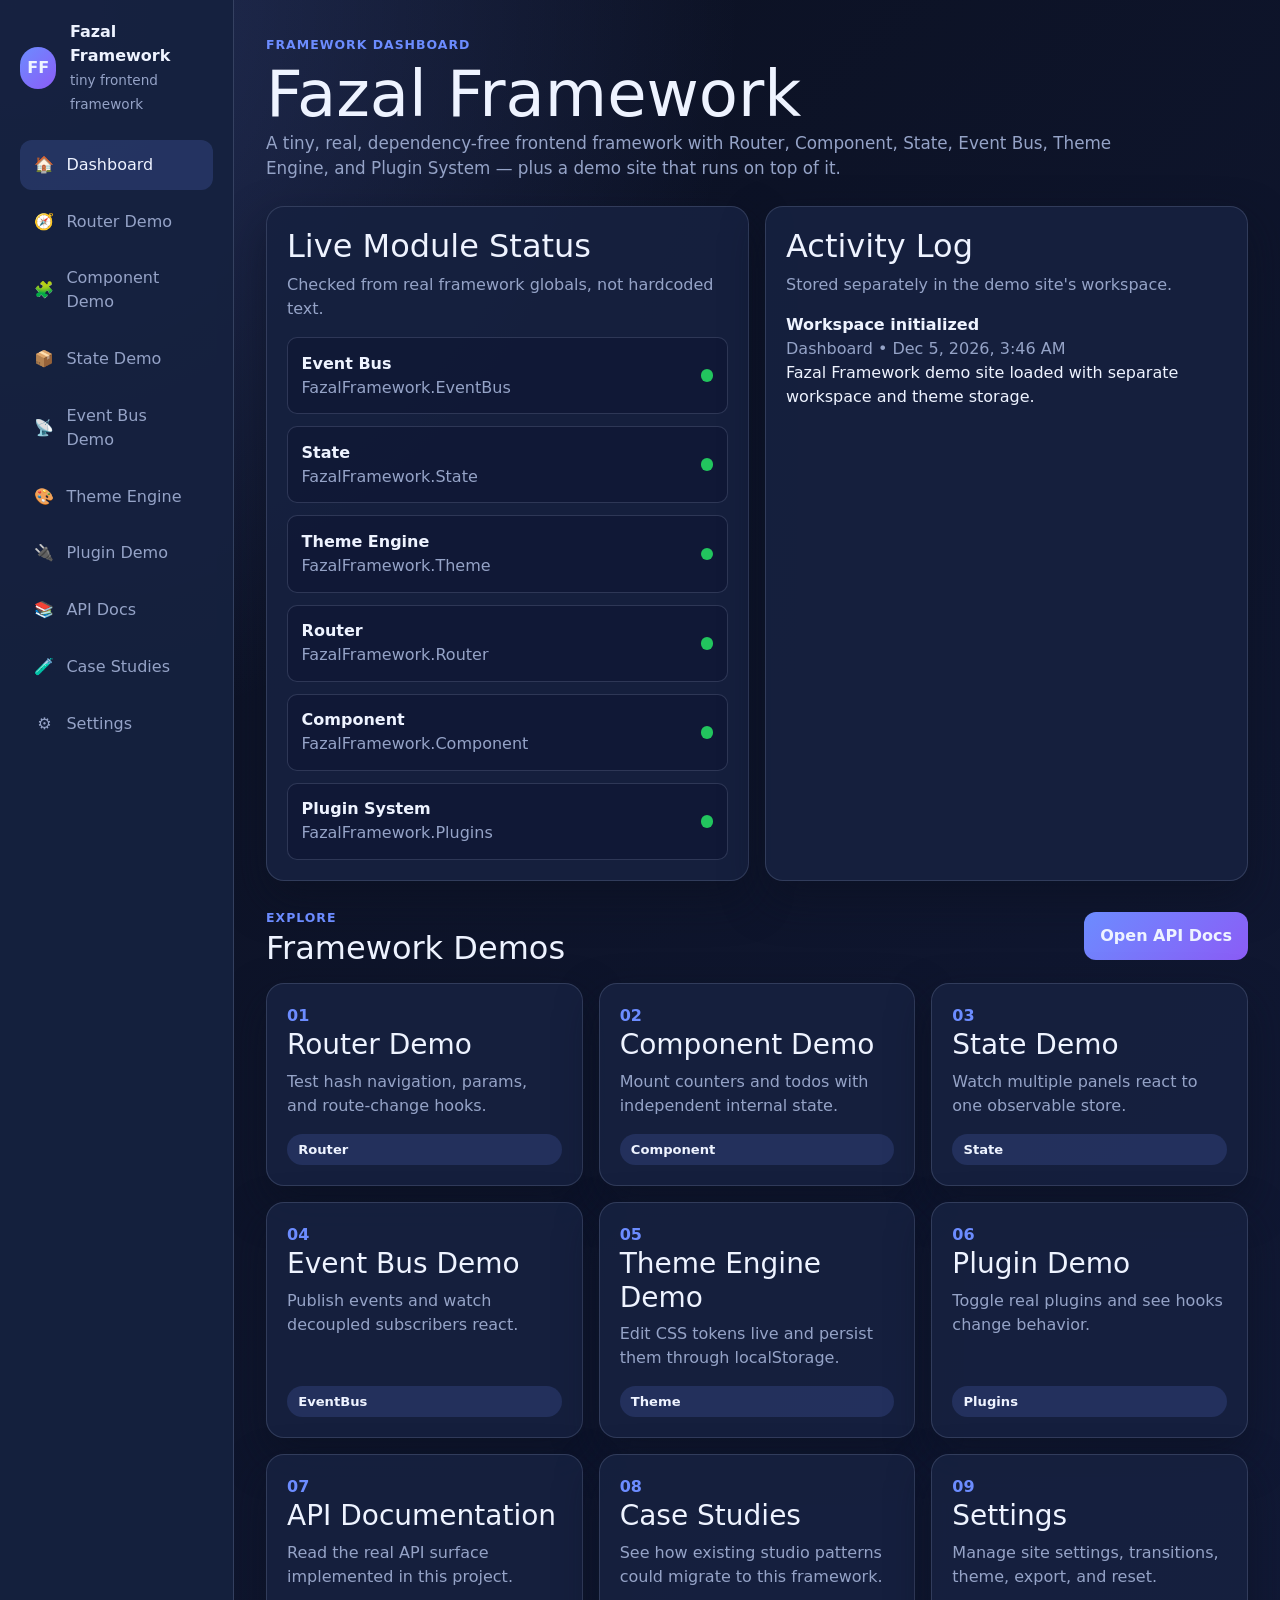
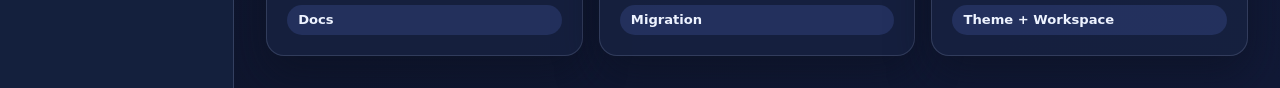
<file: index.html>
<!DOCTYPE html>
<html lang="en">

<head>
    <meta charset="UTF-8" />
    <meta name="viewport" content="width=device-width, initial-scale=1.0" />
    <title>fazal-framework — Dependency-Free JavaScript Frontend Framework</title>
    <link rel="icon" type="image/svg+xml" href="assets/favicon.svg" />
    <link rel="preconnect" href="https://fonts.googleapis.com" />
    <link rel="preconnect" href="https://fonts.gstatic.com" crossorigin />
    <link rel="stylesheet" href="https://fonts.googleapis.com/css2?family=Manrope:wght@400;500;600;700;800&display=swap" />
    <meta name="description" content="A tiny, real, dependency-free frontend framework — Router, Component system, State management, Event Bus, Theme Engine, and Plugin system — with a documentation/demo site built on top of it." />
    <link rel="canonical" href="https://fazal305.github.io/fazal-framework/" />
    <meta property="og:type" content="website" />
    <meta property="og:url" content="https://fazal305.github.io/fazal-framework/" />
    <meta property="og:title" content="fazal-framework — Dependency-Free JavaScript Frontend Framework" />
    <meta property="og:description" content="A tiny, real, dependency-free frontend framework — Router, Component system, State management, Event Bus, Theme Engine, and Plugin system — with a documentation/demo site built on top of it." />
    <meta name="twitter:card" content="summary_large_image" />
    <meta name="twitter:title" content="fazal-framework — Dependency-Free JavaScript Frontend Framework" />
    <meta name="twitter:description" content="A tiny, real, dependency-free frontend framework — Router, Component system, State management, Event Bus, Theme Engine, and Plugin system — with a documentation/demo site built on top of it." />

    <link href="https://cdn.jsdelivr.net/npm/bootstrap@5.3.3/dist/css/bootstrap.min.css" rel="stylesheet">
    <link rel="stylesheet" href="styles.css" />
    <link rel="stylesheet" href="css/dashboard.css" />
</head>

<body>
    <div class="app-shell" data-shell>
        <main class="main-content">
            <header class="page-header">
                <span class="eyebrow">Framework Dashboard</span>
                <h1 class="page-title">Fazal Framework</h1>
                <p class="page-subtitle">
                    A tiny, real, dependency-free frontend framework with Router, Component,
                    State, Event Bus, Theme Engine, and Plugin System — plus a demo site
                    that runs on top of it.
                </p>
            </header>

            <section class="grid grid-2 mb-4">
                <div class="card-panel">
                    <h2>Live Module Status</h2>
                    <p class="muted">Checked from real framework globals, not hardcoded text.</p>
                    <div class="module-status" id="moduleStatus"></div>
                </div>

                <div class="card-panel">
                    <h2>Activity Log</h2>
                    <p class="muted">Stored separately in the demo site's workspace.</p>
                    <div id="activityLog"></div>
                </div>
            </section>

            <section>
                <div class="d-flex justify-content-between align-items-center flex-wrap gap-3 mb-3">
                    <div>
                        <span class="eyebrow">Explore</span>
                        <h2 class="mb-0">Framework Demos</h2>
                    </div>
                    <a class="btn-theme" href="api-docs.html">Open API Docs</a>
                </div>

                <div class="grid grid-3" id="quickActions"></div>
            </section>
        </main>
    </div>

    <script src="https://code.jquery.com/jquery-3.7.1.min.js"></script>

    <script src="framework/fazal-event-bus.js"></script>
    <script src="framework/fazal-state.js"></script>
    <script src="framework/fazal-theme-engine.js"></script>
    <script src="framework/fazal-router.js"></script>
    <script src="framework/fazal-component.js"></script>
    <script src="framework/fazal-plugin-system.js"></script>
    <script src="framework/fazal-framework.js"></script>

    <script src="js/shared.js"></script>
    <script src="js/dashboard.js"></script>
</body>

</html>
</file>
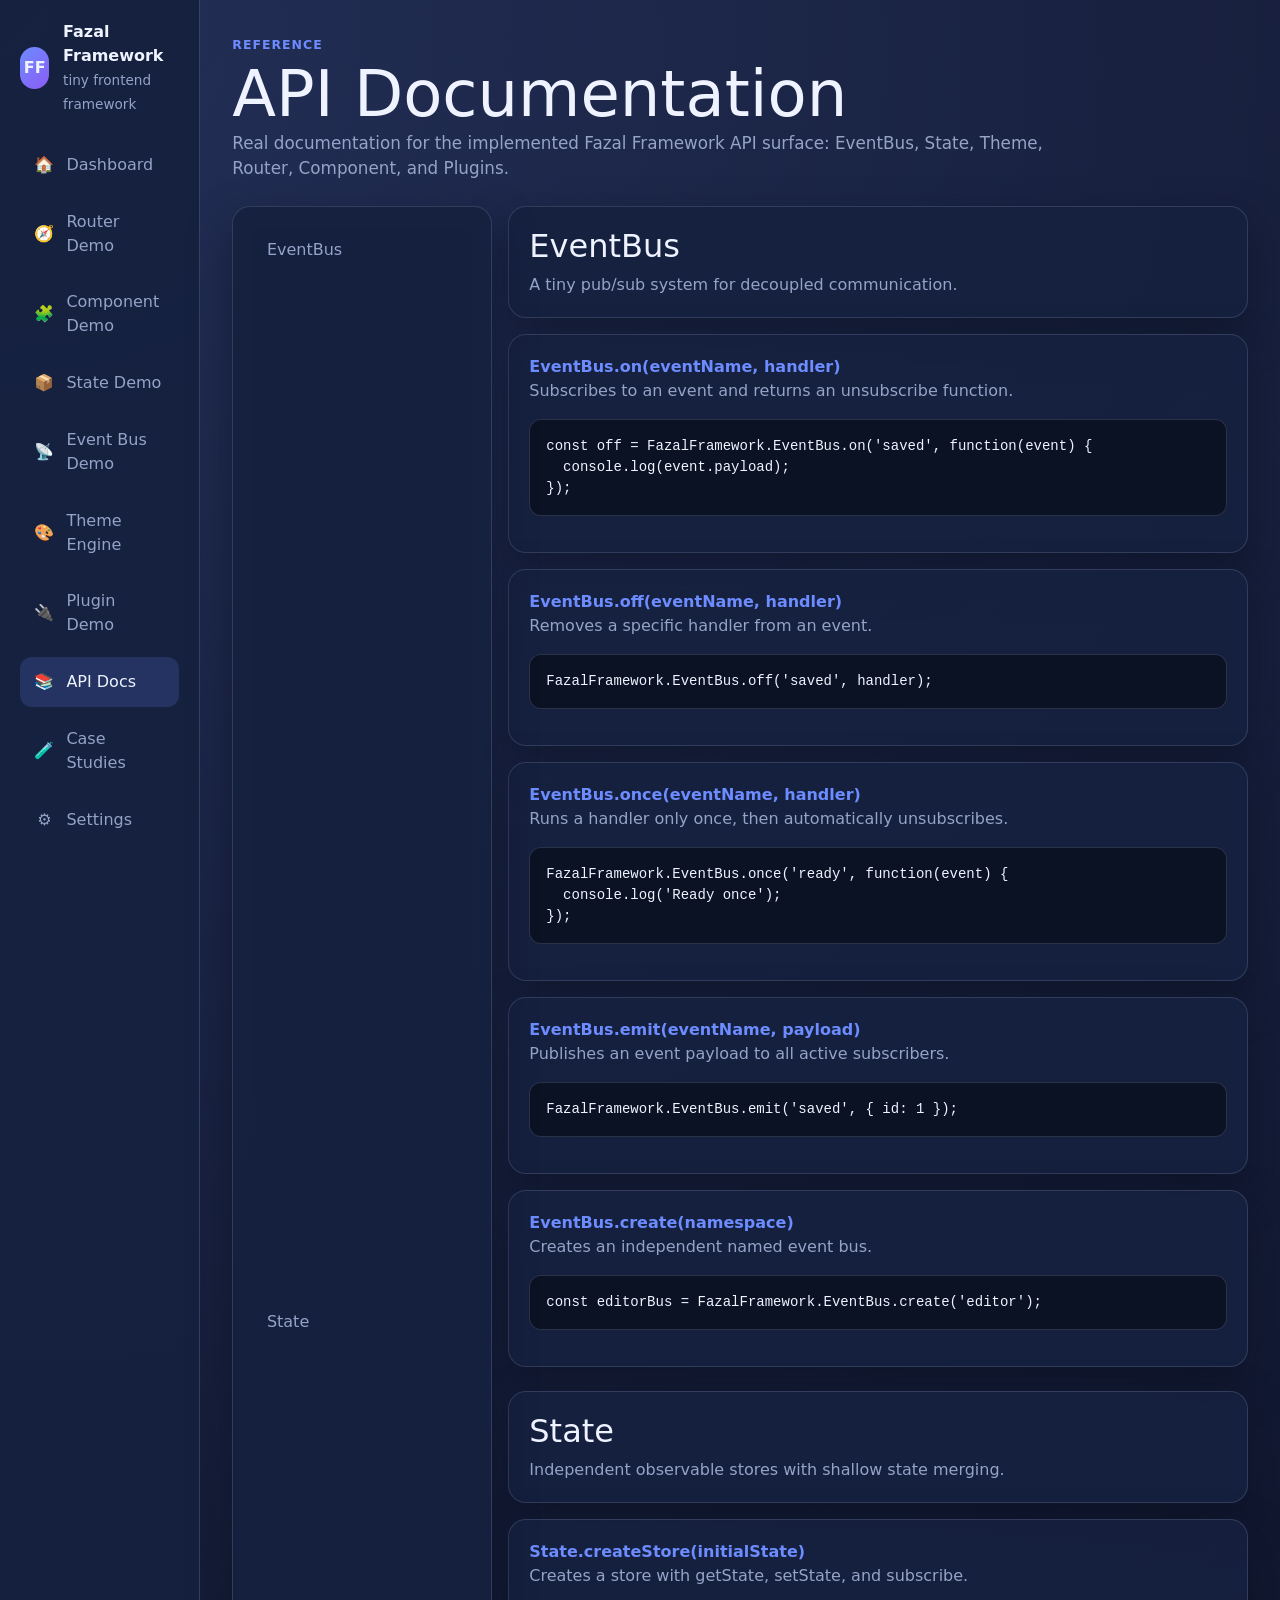
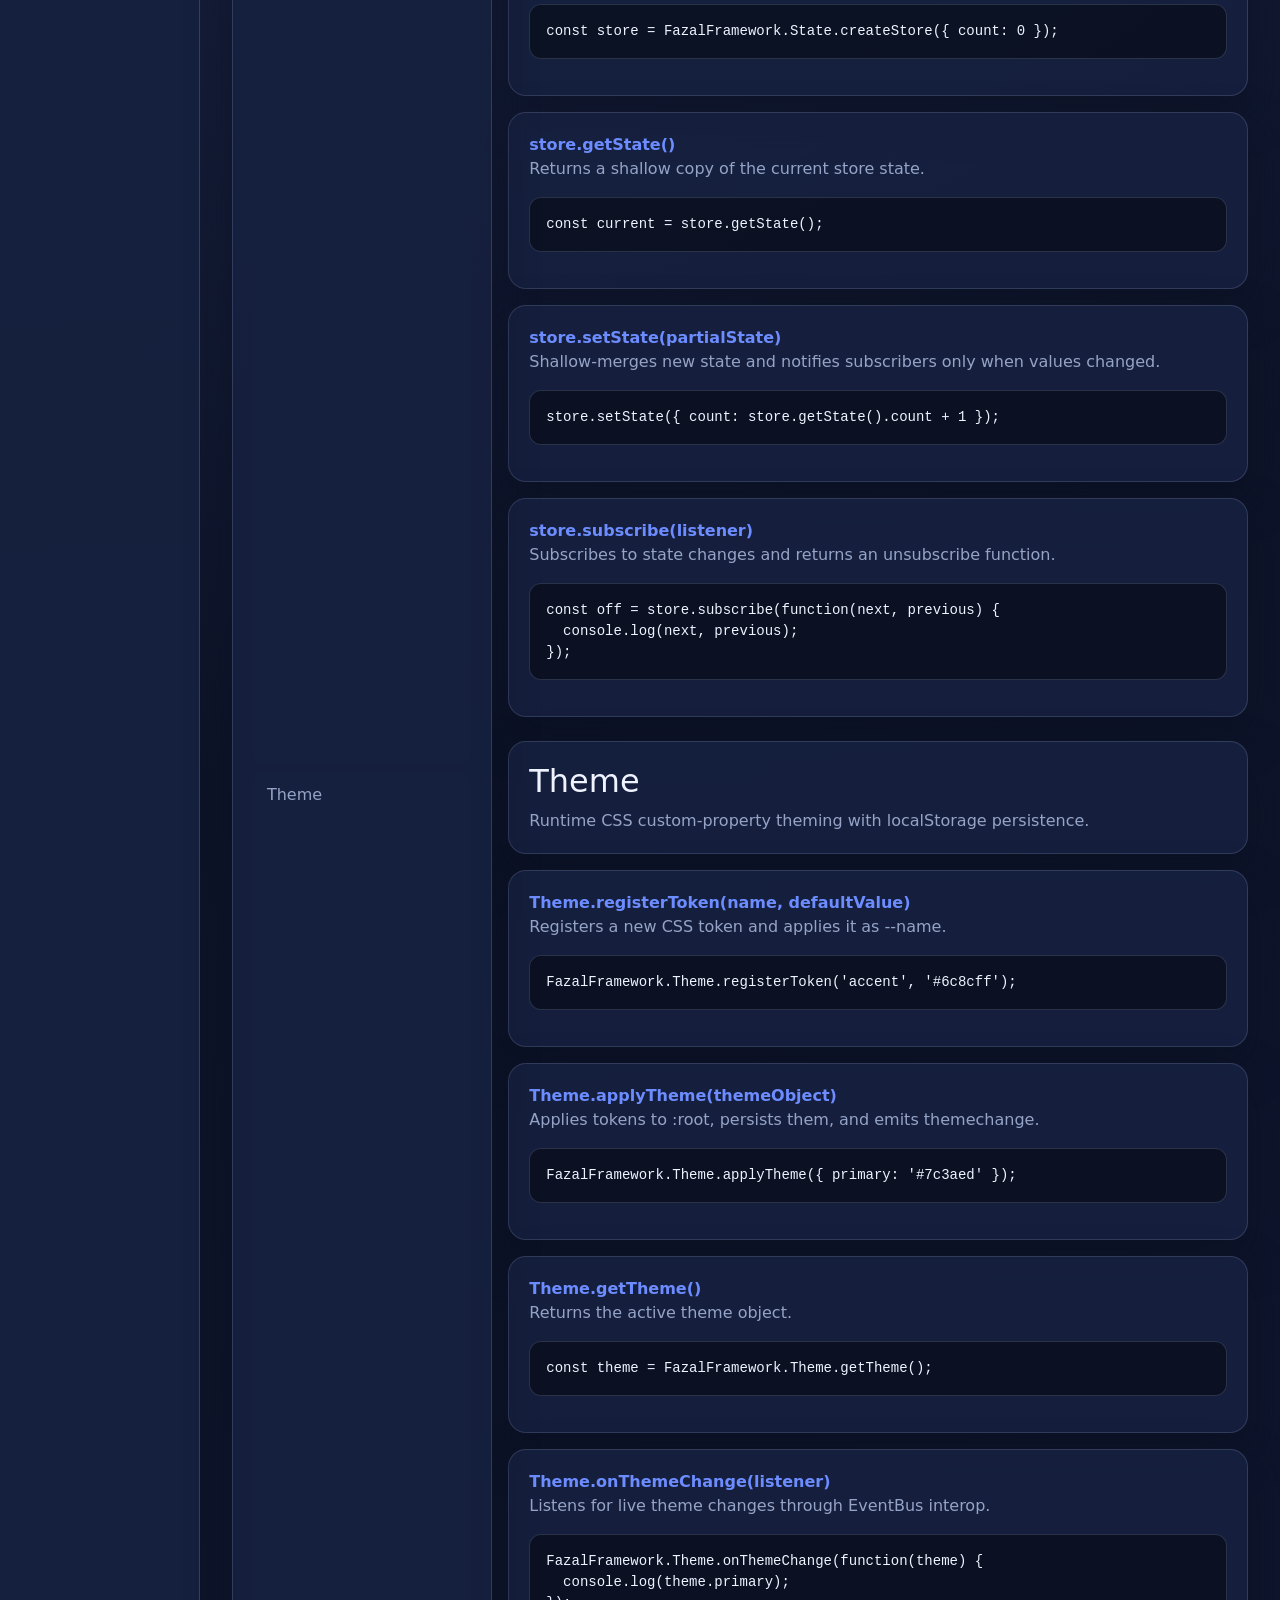
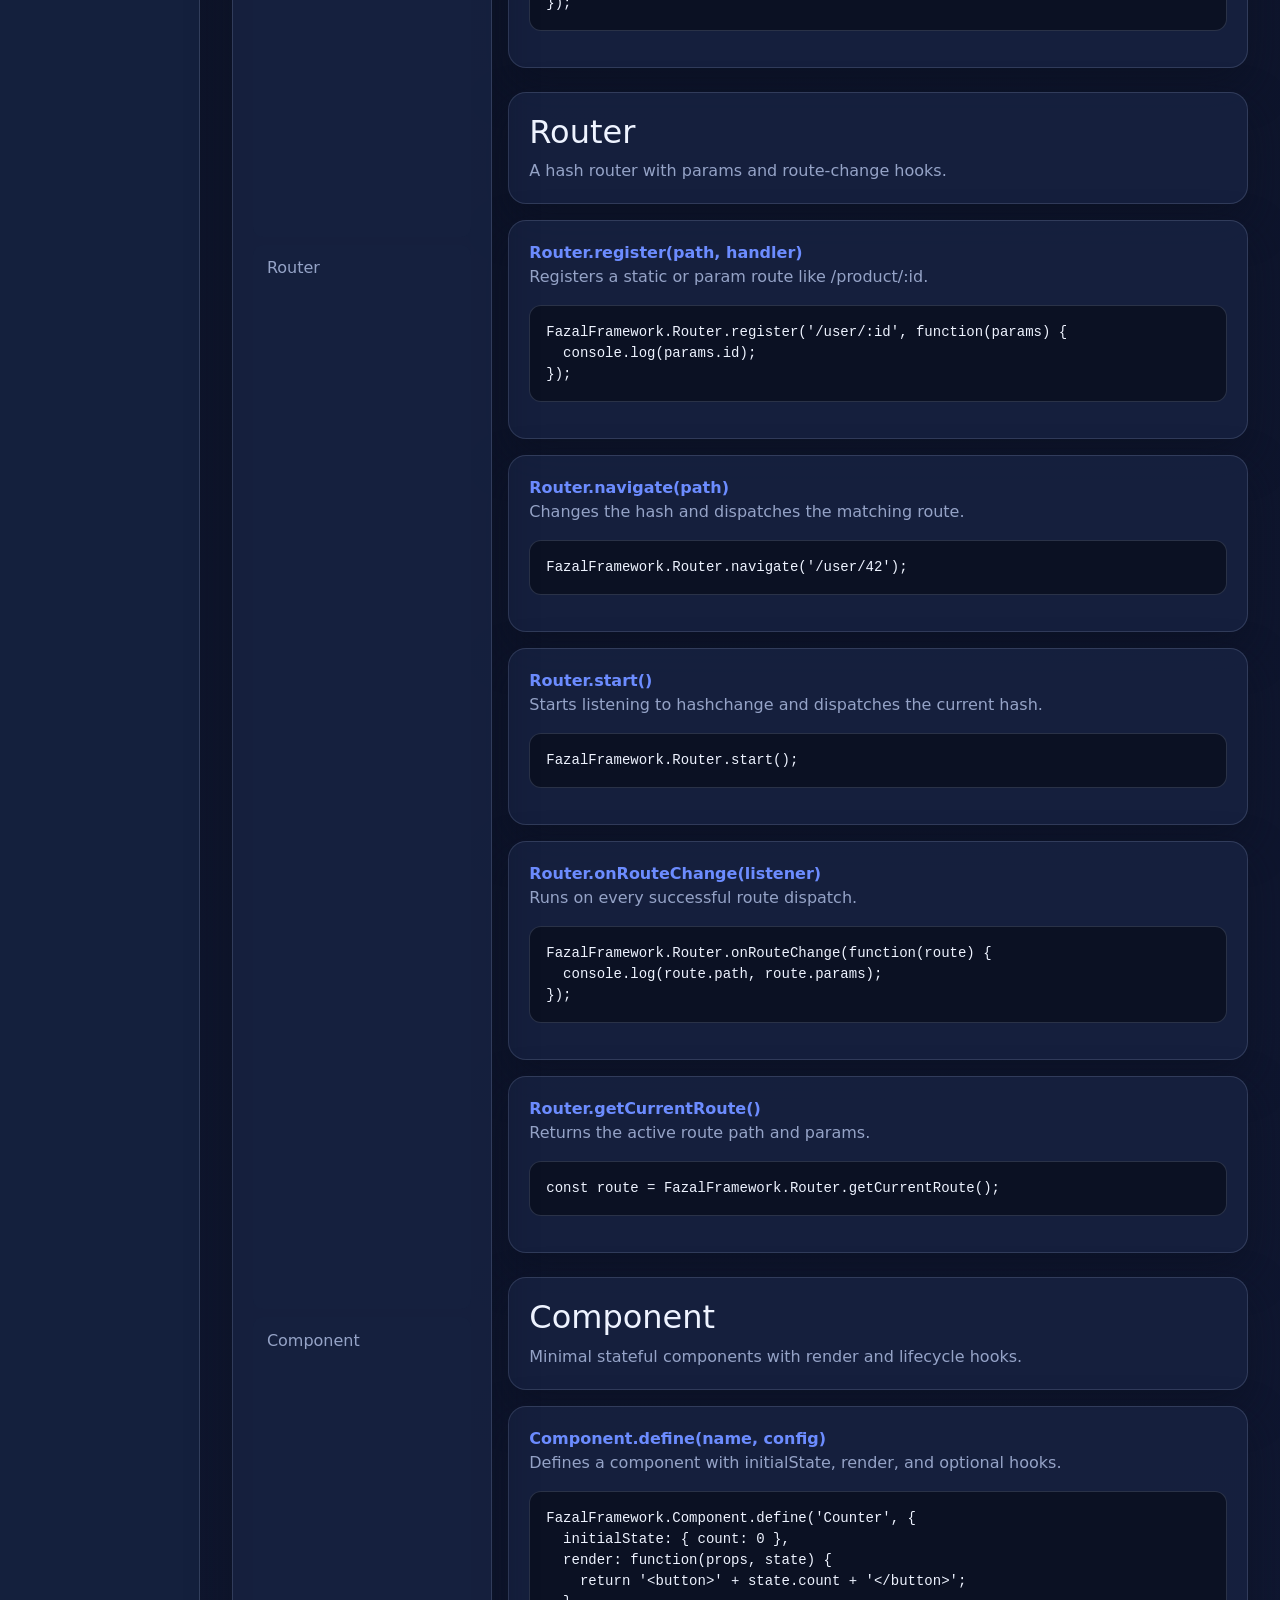
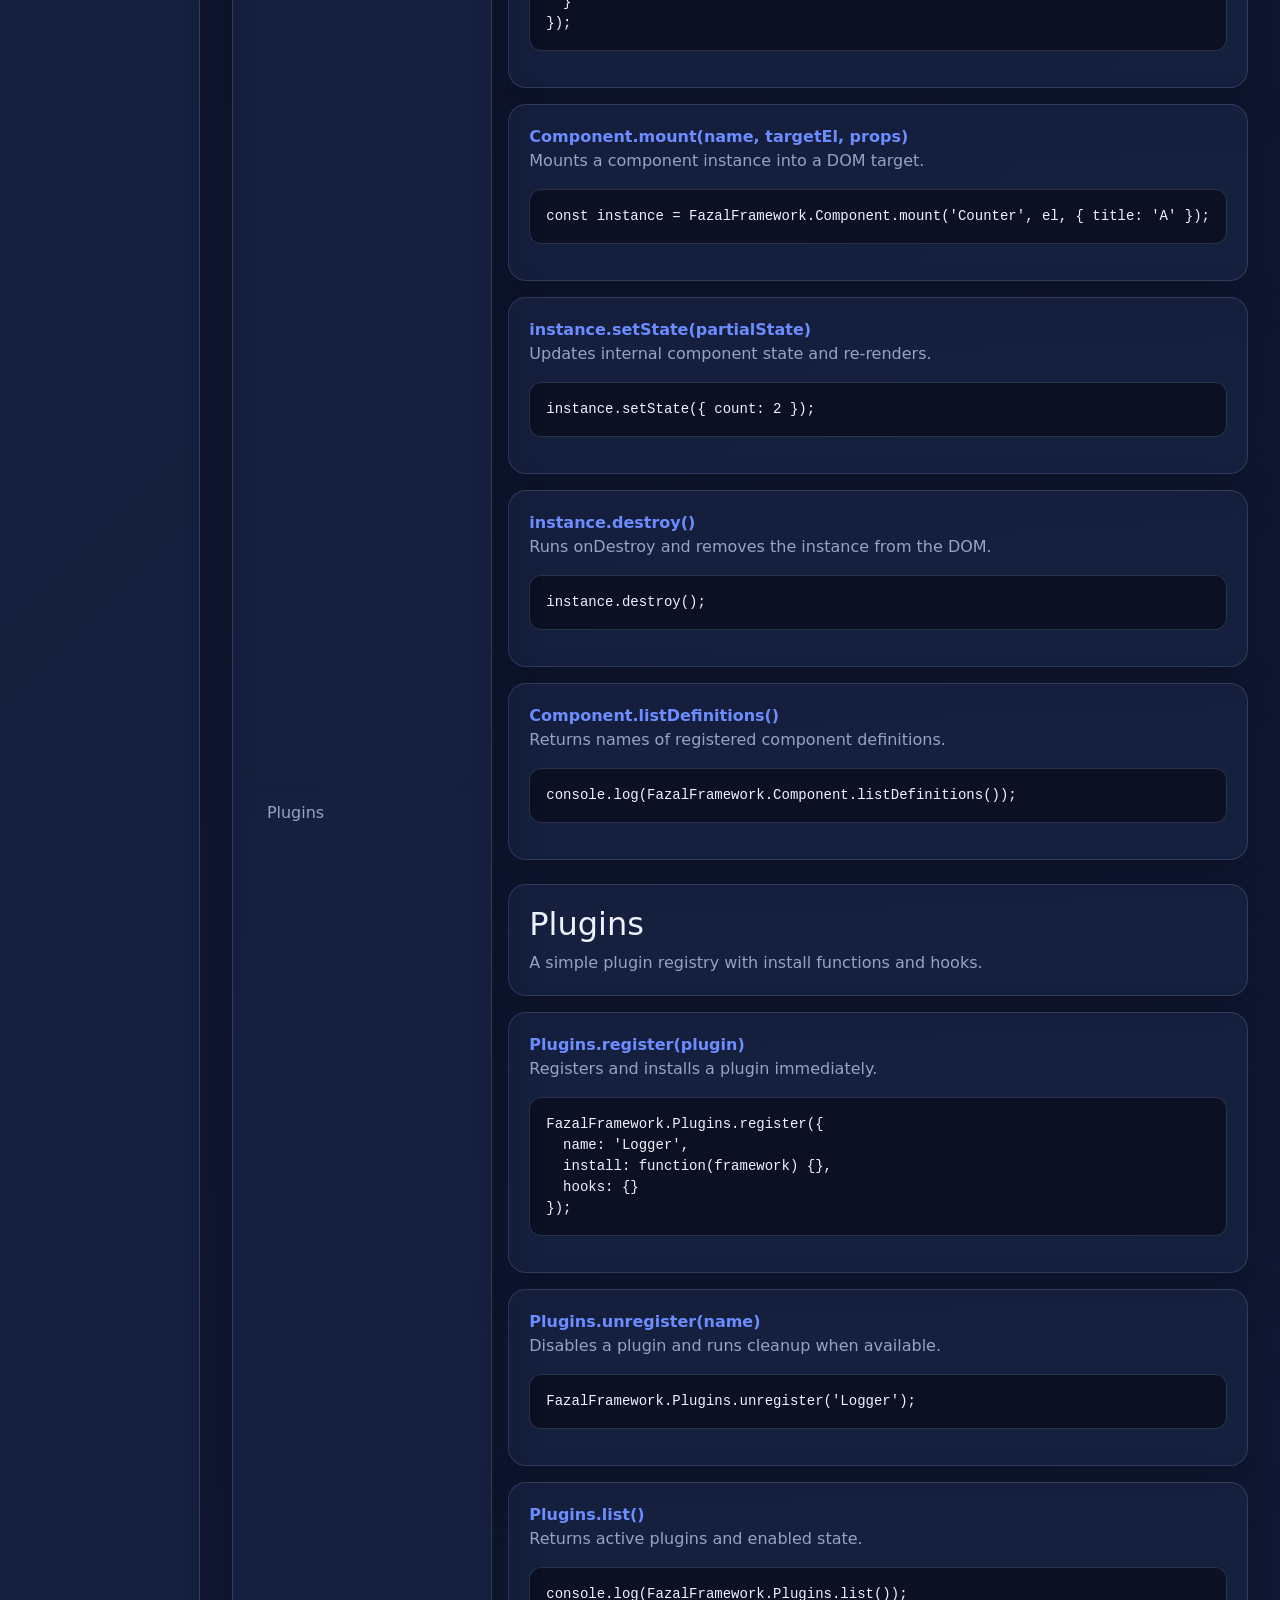
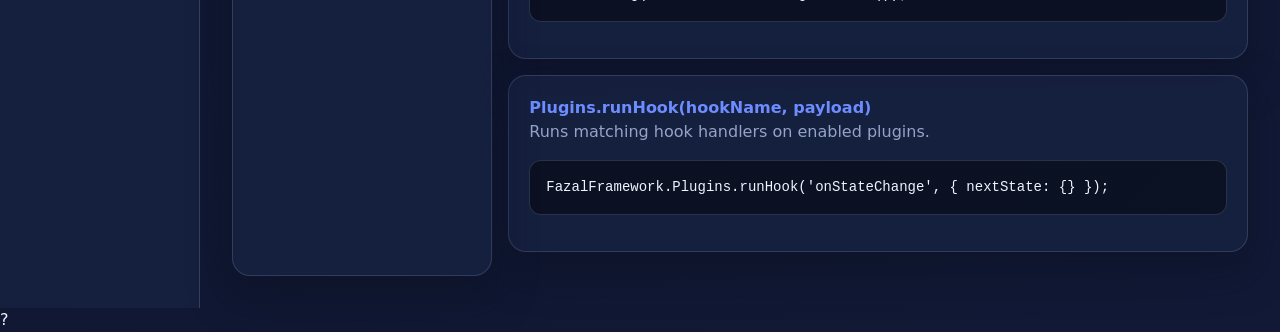
<file: api-docs.html>
<!DOCTYPE html>
<html lang="en">

<head>
    <meta charset="UTF-8" />
    <meta name="viewport" content="width=device-width, initial-scale=1.0" />
    <title>API Docs — fazal-framework</title>
    <link rel="icon" type="image/svg+xml" href="assets/favicon.svg" />
    <link rel="preconnect" href="https://fonts.googleapis.com" />
    <link rel="preconnect" href="https://fonts.gstatic.com" crossorigin />
    <link rel="stylesheet" href="https://fonts.googleapis.com/css2?family=Manrope:wght@400;500;600;700;800&display=swap" />
    <meta name="description" content="API reference for fazal-framework, a dependency-free frontend framework covering the Router, Component system, State management, Event Bus, Theme Engine, and Plugin system." />
    <link rel="canonical" href="https://fazal305.github.io/fazal-framework/api-docs.html" />
    <meta property="og:type" content="website" />
    <meta property="og:url" content="https://fazal305.github.io/fazal-framework/api-docs.html" />
    <meta property="og:title" content="API Docs — fazal-framework" />
    <meta property="og:description" content="API reference for fazal-framework, a dependency-free frontend framework covering the Router, Component system, State management, Event Bus, Theme Engine, and Plugin system." />
    <meta name="twitter:card" content="summary_large_image" />
    <meta name="twitter:title" content="API Docs — fazal-framework" />
    <meta name="twitter:description" content="API reference for fazal-framework, a dependency-free frontend framework covering the Router, Component system, State management, Event Bus, Theme Engine, and Plugin system." />

    <link href="https://cdn.jsdelivr.net/npm/bootstrap@5.3.3/dist/css/bootstrap.min.css" rel="stylesheet">
    <link rel="stylesheet" href="styles.css" />
    <link rel="stylesheet" href="css/api-docs.css" />
</head>

<body>
    <div class="app-shell" data-shell>
        <main class="main-content">
            <header class="page-header">
                <span class="eyebrow">Reference</span>
                <h1 class="page-title">API Documentation</h1>
                <p class="page-subtitle">
                    Real documentation for the implemented Fazal Framework API surface:
                    EventBus, State, Theme, Router, Component, and Plugins.
                </p>
            </header>

            <section class="docs-layout">
                <aside class="card-panel docs-nav" id="docsNav"></aside>
                <div id="docsContent"></div>
            </section>
        </main>
    </div>

    <script src="https://code.jquery.com/jquery-3.7.1.min.js"></script>

    <script src="framework/fazal-event-bus.js"></script>
    <script src="framework/fazal-state.js"></script>
    <script src="framework/fazal-theme-engine.js"></script>
    <script src="framework/fazal-router.js"></script>
    <script src="framework/fazal-component.js"></script>
    <script src="framework/fazal-plugin-system.js"></script>
    <script src="framework/fazal-framework.js"></script>

    <script src="js/shared.js"></script>
    <script src="js/api-docs.js"></script>
</body>

</html>?
</file>
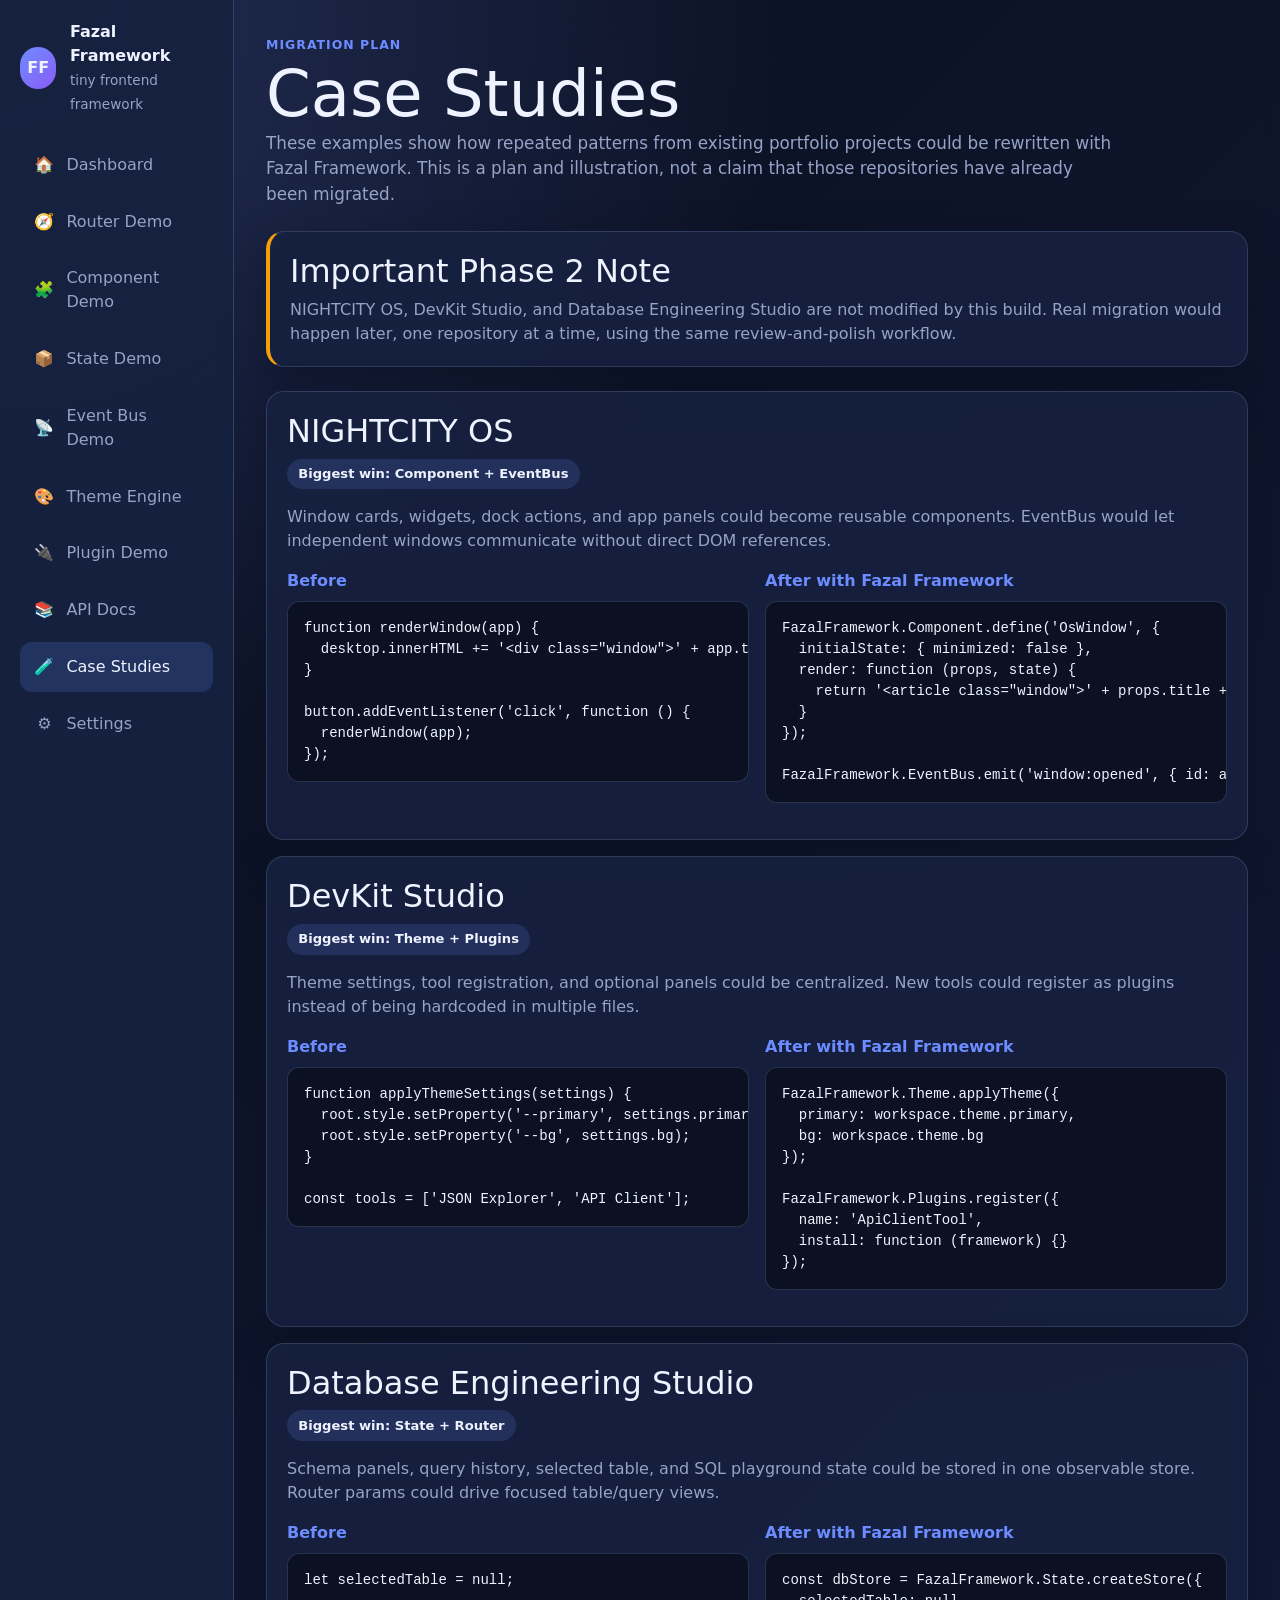
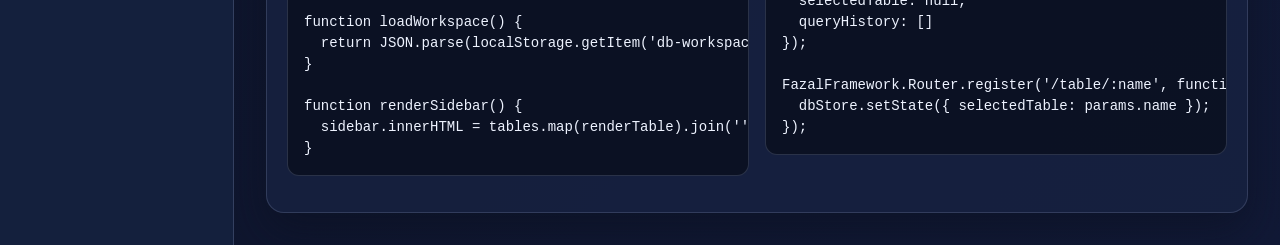
<file: case-studies.html>
<!DOCTYPE html>
<html lang="en">

<head>
    <meta charset="UTF-8" />
    <meta name="viewport" content="width=device-width, initial-scale=1.0" />
    <title>Case Studies — fazal-framework</title>
    <link rel="icon" type="image/svg+xml" href="assets/favicon.svg" />
    <link rel="preconnect" href="https://fonts.googleapis.com" />
    <link rel="preconnect" href="https://fonts.gstatic.com" crossorigin />
    <link rel="stylesheet" href="https://fonts.googleapis.com/css2?family=Manrope:wght@400;500;600;700;800&display=swap" />
    <meta name="description" content="Case studies showing how fazal-framework's Router, Component system, State management, Event Bus, Theme Engine, and Plugin system are used together." />
    <link rel="canonical" href="https://fazal305.github.io/fazal-framework/case-studies.html" />
    <meta property="og:type" content="website" />
    <meta property="og:url" content="https://fazal305.github.io/fazal-framework/case-studies.html" />
    <meta property="og:title" content="Case Studies — fazal-framework" />
    <meta property="og:description" content="Case studies showing how fazal-framework's Router, Component system, State management, Event Bus, Theme Engine, and Plugin system are used together." />
    <meta name="twitter:card" content="summary_large_image" />
    <meta name="twitter:title" content="Case Studies — fazal-framework" />
    <meta name="twitter:description" content="Case studies showing how fazal-framework's Router, Component system, State management, Event Bus, Theme Engine, and Plugin system are used together." />

    <link href="https://cdn.jsdelivr.net/npm/bootstrap@5.3.3/dist/css/bootstrap.min.css" rel="stylesheet">
    <link rel="stylesheet" href="styles.css" />
    <link rel="stylesheet" href="css/case-studies.css" />
</head>

<body>
    <div class="app-shell" data-shell>
        <main class="main-content">
            <header class="page-header">
                <span class="eyebrow">Migration Plan</span>
                <h1 class="page-title">Case Studies</h1>
                <p class="page-subtitle">
                    These examples show how repeated patterns from existing portfolio projects
                    could be rewritten with Fazal Framework. This is a plan and illustration,
                    not a claim that those repositories have already been migrated.
                </p>
            </header>

            <section class="card-panel phase-note mb-4">
                <h2>Important Phase 2 Note</h2>
                <p class="muted mb-0">
                    NIGHTCITY OS, DevKit Studio, and Database Engineering Studio are not modified
                    by this build. Real migration would happen later, one repository at a time,
                    using the same review-and-polish workflow.
                </p>
            </section>

            <section class="grid" id="caseStudyList"></section>
        </main>
    </div>

    <script src="https://code.jquery.com/jquery-3.7.1.min.js"></script>

    <script src="framework/fazal-event-bus.js"></script>
    <script src="framework/fazal-state.js"></script>
    <script src="framework/fazal-theme-engine.js"></script>
    <script src="framework/fazal-router.js"></script>
    <script src="framework/fazal-component.js"></script>
    <script src="framework/fazal-plugin-system.js"></script>
    <script src="framework/fazal-framework.js"></script>

    <script src="js/shared.js"></script>
    <script src="js/case-studies.js"></script>
</body>

</html>
</file>
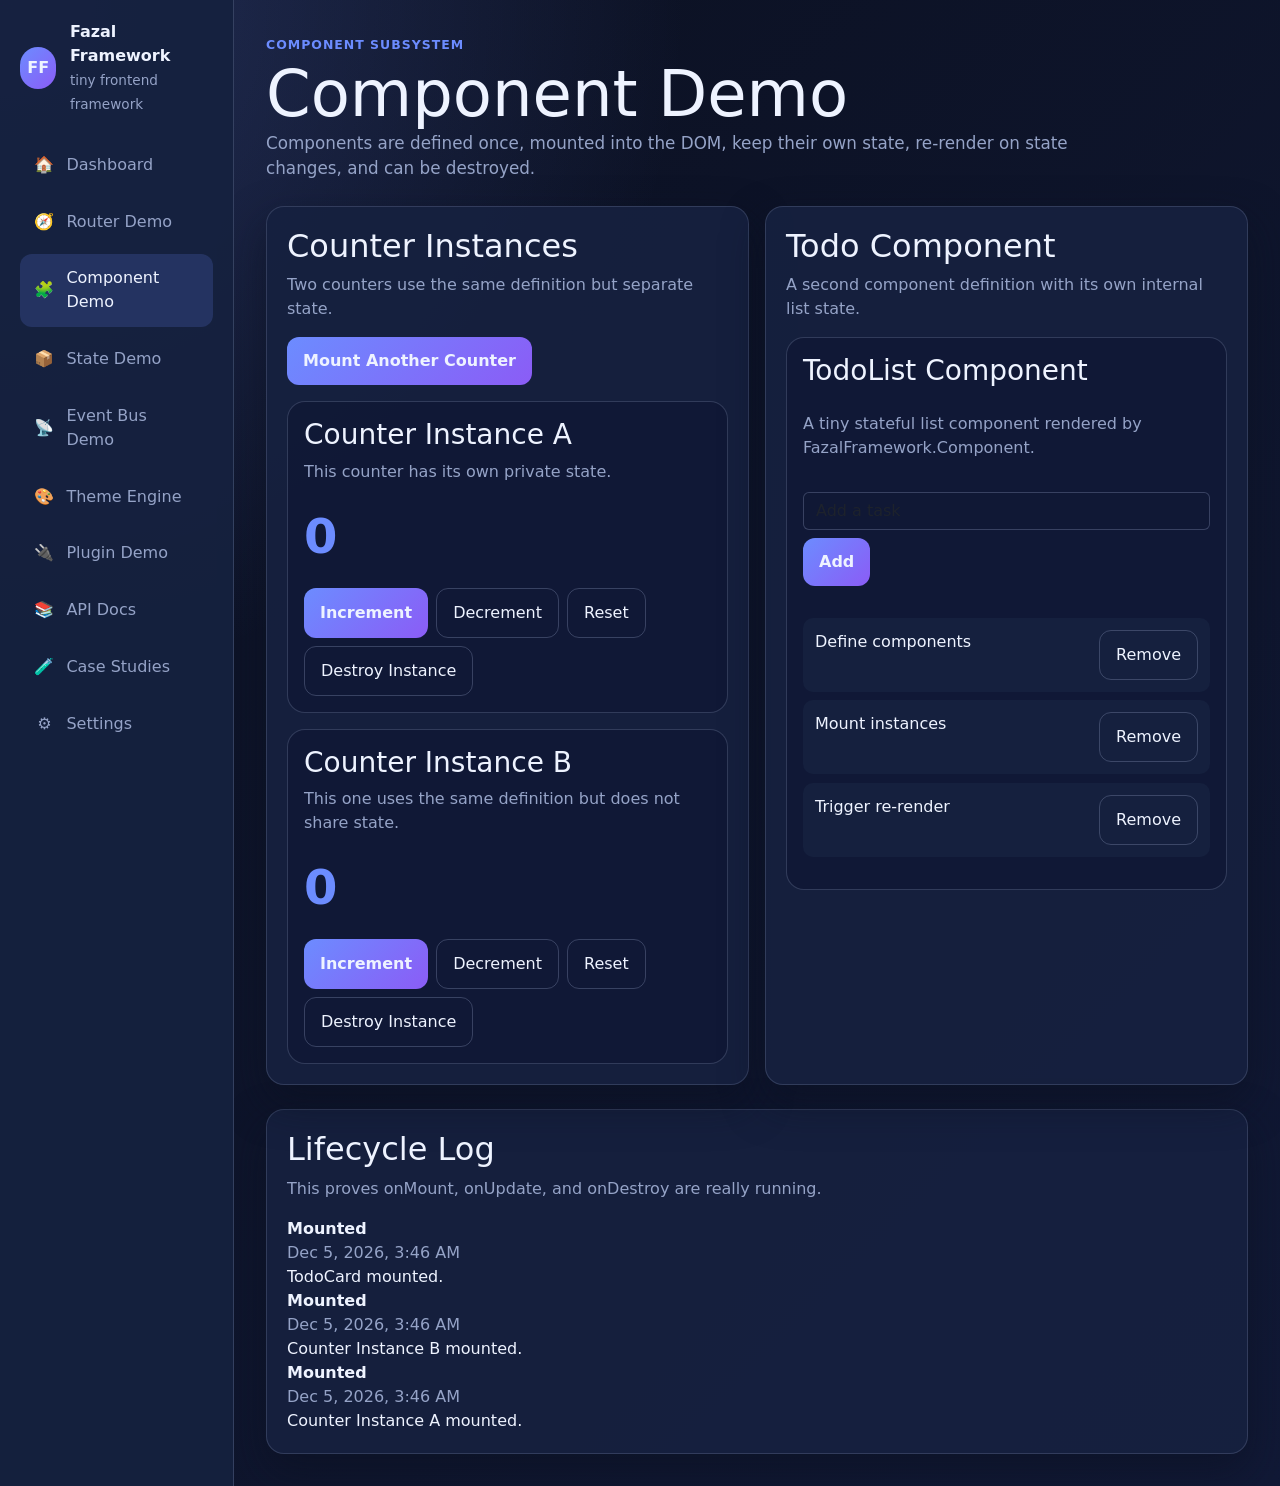
<file: component-demo.html>
<!DOCTYPE html>
<html lang="en">

<head>
    <meta charset="UTF-8" />
    <meta name="viewport" content="width=device-width, initial-scale=1.0" />
    <title>Component System Demo — fazal-framework</title>
    <link rel="icon" type="image/svg+xml" href="assets/favicon.svg" />
    <link rel="preconnect" href="https://fonts.googleapis.com" />
    <link rel="preconnect" href="https://fonts.gstatic.com" crossorigin />
    <link rel="stylesheet" href="https://fonts.googleapis.com/css2?family=Manrope:wght@400;500;600;700;800&display=swap" />
    <meta name="description" content="Live demo of the Component system in fazal-framework, a tiny, real, dependency-free frontend framework." />
    <link rel="canonical" href="https://fazal305.github.io/fazal-framework/component-demo.html" />
    <meta property="og:type" content="website" />
    <meta property="og:url" content="https://fazal305.github.io/fazal-framework/component-demo.html" />
    <meta property="og:title" content="Component System Demo — fazal-framework" />
    <meta property="og:description" content="Live demo of the Component system in fazal-framework, a tiny, real, dependency-free frontend framework." />
    <meta name="twitter:card" content="summary_large_image" />
    <meta name="twitter:title" content="Component System Demo — fazal-framework" />
    <meta name="twitter:description" content="Live demo of the Component system in fazal-framework, a tiny, real, dependency-free frontend framework." />

    <link href="https://cdn.jsdelivr.net/npm/bootstrap@5.3.3/dist/css/bootstrap.min.css" rel="stylesheet">
    <link rel="stylesheet" href="styles.css" />
    <link rel="stylesheet" href="css/component-demo.css" />
</head>

<body>
    <div class="app-shell" data-shell>
        <main class="main-content">
            <header class="page-header">
                <span class="eyebrow">Component Subsystem</span>
                <h1 class="page-title">Component Demo</h1>
                <p class="page-subtitle">
                    Components are defined once, mounted into the DOM, keep their own state,
                    re-render on state changes, and can be destroyed.
                </p>
            </header>

            <section class="grid grid-2 mb-4">
                <div class="card-panel">
                    <div class="d-flex justify-content-between align-items-center flex-wrap gap-3 mb-3">
                        <div>
                            <h2>Counter Instances</h2>
                            <p class="muted mb-0">Two counters use the same definition but separate state.</p>
                        </div>
                        <button class="btn-theme" id="mountCounterBtn">Mount Another Counter</button>
                    </div>

                    <div class="component-board" id="counterMountArea"></div>
                </div>

                <div class="card-panel">
                    <h2>Todo Component</h2>
                    <p class="muted">A second component definition with its own internal list state.</p>
                    <div id="todoMountArea"></div>
                </div>
            </section>

            <section class="card-panel">
                <h2>Lifecycle Log</h2>
                <p class="muted">This proves onMount, onUpdate, and onDestroy are really running.</p>
                <div class="event-log" id="componentLog"></div>
            </section>
        </main>
    </div>

    <script src="https://code.jquery.com/jquery-3.7.1.min.js"></script>

    <script src="framework/fazal-event-bus.js"></script>
    <script src="framework/fazal-state.js"></script>
    <script src="framework/fazal-theme-engine.js"></script>
    <script src="framework/fazal-router.js"></script>
    <script src="framework/fazal-component.js"></script>
    <script src="framework/fazal-plugin-system.js"></script>
    <script src="framework/fazal-framework.js"></script>

    <script src="js/shared.js"></script>
    <script src="js/component-demo.js"></script>
</body>

</html>
</file>
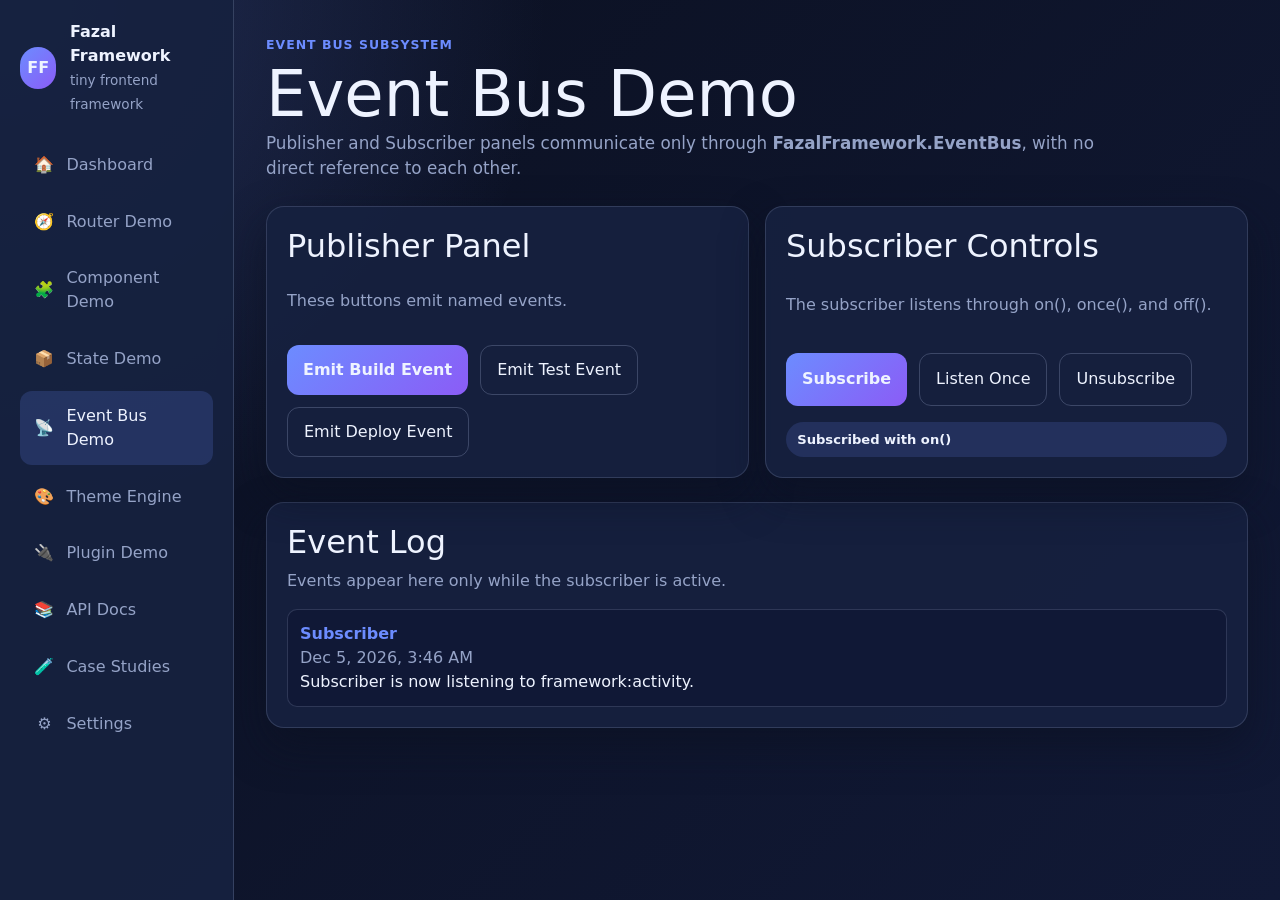
<file: event-bus-demo.html>
<!DOCTYPE html>
<html lang="en">

<head>
    <meta charset="UTF-8" />
    <meta name="viewport" content="width=device-width, initial-scale=1.0" />
    <title>Event Bus Demo — fazal-framework</title>
    <link rel="icon" type="image/svg+xml" href="assets/favicon.svg" />
    <link rel="preconnect" href="https://fonts.googleapis.com" />
    <link rel="preconnect" href="https://fonts.gstatic.com" crossorigin />
    <link rel="stylesheet" href="https://fonts.googleapis.com/css2?family=Manrope:wght@400;500;600;700;800&display=swap" />
    <meta name="description" content="Live demo of the Event Bus module in fazal-framework, a tiny, real, dependency-free frontend framework." />
    <link rel="canonical" href="https://fazal305.github.io/fazal-framework/event-bus-demo.html" />
    <meta property="og:type" content="website" />
    <meta property="og:url" content="https://fazal305.github.io/fazal-framework/event-bus-demo.html" />
    <meta property="og:title" content="Event Bus Demo — fazal-framework" />
    <meta property="og:description" content="Live demo of the Event Bus module in fazal-framework, a tiny, real, dependency-free frontend framework." />
    <meta name="twitter:card" content="summary_large_image" />
    <meta name="twitter:title" content="Event Bus Demo — fazal-framework" />
    <meta name="twitter:description" content="Live demo of the Event Bus module in fazal-framework, a tiny, real, dependency-free frontend framework." />

    <link href="https://cdn.jsdelivr.net/npm/bootstrap@5.3.3/dist/css/bootstrap.min.css" rel="stylesheet">
    <link rel="stylesheet" href="styles.css" />
    <link rel="stylesheet" href="css/event-bus-demo.css" />
</head>

<body>
    <div class="app-shell" data-shell>
        <main class="main-content">
            <header class="page-header">
                <span class="eyebrow">Event Bus Subsystem</span>
                <h1 class="page-title">Event Bus Demo</h1>
                <p class="page-subtitle">
                    Publisher and Subscriber panels communicate only through
                    <strong>FazalFramework.EventBus</strong>, with no direct reference to each other.
                </p>
            </header>

            <section class="grid grid-2 mb-4">
                <div class="card-panel bus-panel">
                    <h2>Publisher Panel</h2>
                    <p class="muted">These buttons emit named events.</p>

                    <div class="bus-actions">
                        <button class="btn-theme" data-publish-event="framework:build">Emit Build Event</button>
                        <button class="btn-ghost" data-publish-event="framework:test">Emit Test Event</button>
                        <button class="btn-ghost" data-publish-event="framework:deploy">Emit Deploy Event</button>
                    </div>
                </div>

                <div class="card-panel bus-panel">
                    <h2>Subscriber Controls</h2>
                    <p class="muted">The subscriber listens through on(), once(), and off().</p>

                    <div class="bus-actions">
                        <button class="btn-theme" id="subscribeBtn">Subscribe</button>
                        <button class="btn-ghost" id="onceBtn">Listen Once</button>
                        <button class="btn-ghost" id="unsubscribeBtn">Unsubscribe</button>
                    </div>

                    <span class="badge-soft" id="subscriberStatus">Subscriber ready</span>
                </div>
            </section>

            <section class="card-panel">
                <h2>Event Log</h2>
                <p class="muted">Events appear here only while the subscriber is active.</p>
                <div class="event-log" id="eventLog"></div>
            </section>
        </main>
    </div>

    <script src="https://code.jquery.com/jquery-3.7.1.min.js"></script>

    <script src="framework/fazal-event-bus.js"></script>
    <script src="framework/fazal-state.js"></script>
    <script src="framework/fazal-theme-engine.js"></script>
    <script src="framework/fazal-router.js"></script>
    <script src="framework/fazal-component.js"></script>
    <script src="framework/fazal-plugin-system.js"></script>
    <script src="framework/fazal-framework.js"></script>

    <script src="js/shared.js"></script>
    <script src="js/event-bus-demo.js"></script>
</body>

</html>
</file>
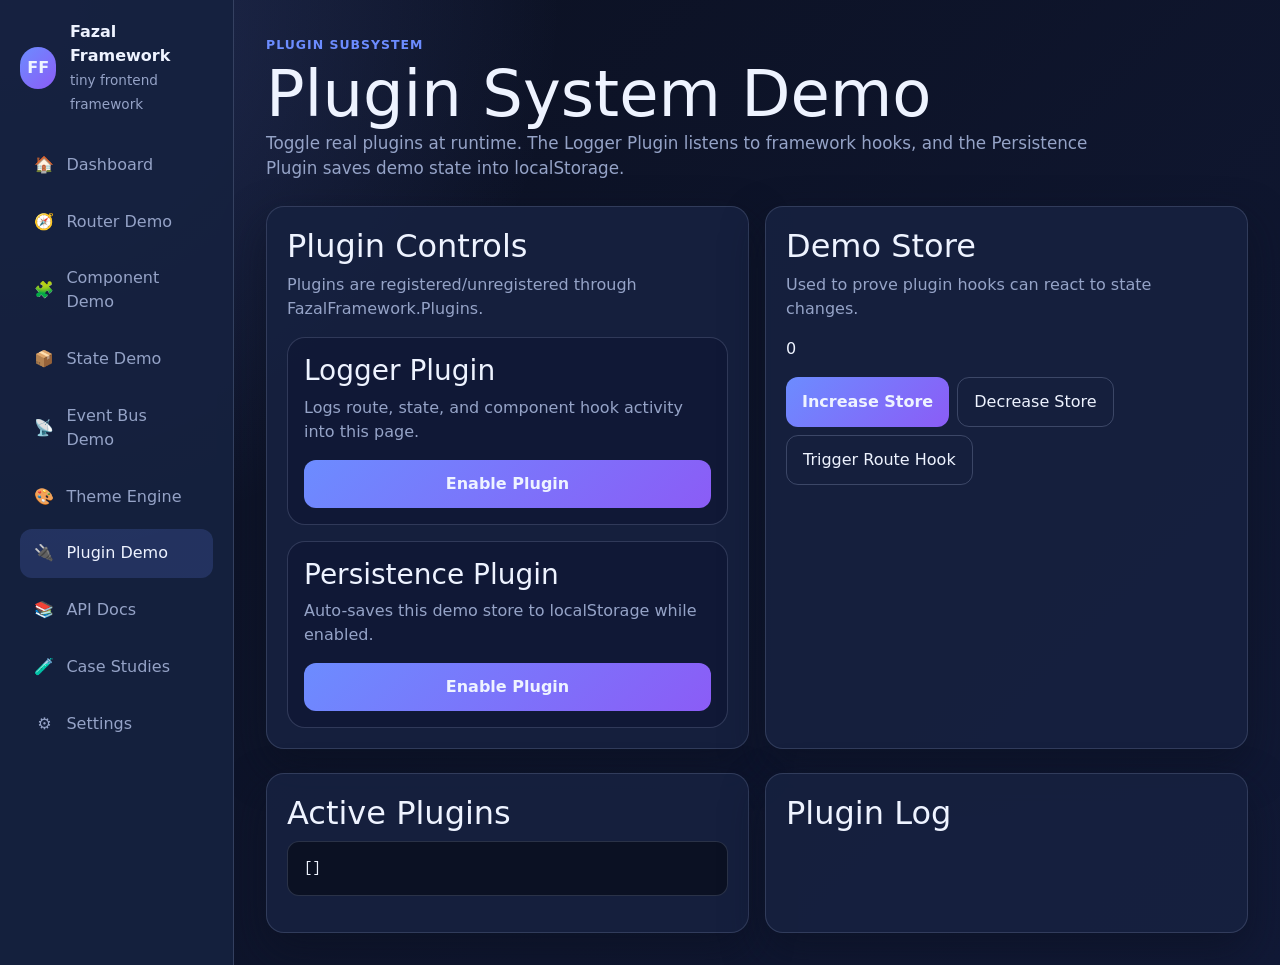
<file: plugin-demo.html>
<!DOCTYPE html>
<html lang="en">

<head>
    <meta charset="UTF-8" />
    <meta name="viewport" content="width=device-width, initial-scale=1.0" />
    <title>Plugin System Demo — fazal-framework</title>
    <link rel="icon" type="image/svg+xml" href="assets/favicon.svg" />
    <link rel="preconnect" href="https://fonts.googleapis.com" />
    <link rel="preconnect" href="https://fonts.gstatic.com" crossorigin />
    <link rel="stylesheet" href="https://fonts.googleapis.com/css2?family=Manrope:wght@400;500;600;700;800&display=swap" />
    <meta name="description" content="Live demo of the Plugin system in fazal-framework, a tiny, real, dependency-free frontend framework." />
    <link rel="canonical" href="https://fazal305.github.io/fazal-framework/plugin-demo.html" />
    <meta property="og:type" content="website" />
    <meta property="og:url" content="https://fazal305.github.io/fazal-framework/plugin-demo.html" />
    <meta property="og:title" content="Plugin System Demo — fazal-framework" />
    <meta property="og:description" content="Live demo of the Plugin system in fazal-framework, a tiny, real, dependency-free frontend framework." />
    <meta name="twitter:card" content="summary_large_image" />
    <meta name="twitter:title" content="Plugin System Demo — fazal-framework" />
    <meta name="twitter:description" content="Live demo of the Plugin system in fazal-framework, a tiny, real, dependency-free frontend framework." />

    <link href="https://cdn.jsdelivr.net/npm/bootstrap@5.3.3/dist/css/bootstrap.min.css" rel="stylesheet">
    <link rel="stylesheet" href="styles.css" />
    <link rel="stylesheet" href="css/plugin-demo.css" />
</head>

<body>
    <div class="app-shell" data-shell>
        <main class="main-content">
            <header class="page-header">
                <span class="eyebrow">Plugin Subsystem</span>
                <h1 class="page-title">Plugin System Demo</h1>
                <p class="page-subtitle">
                    Toggle real plugins at runtime. The Logger Plugin listens to framework hooks,
                    and the Persistence Plugin saves demo state into localStorage.
                </p>
            </header>

            <section class="grid grid-2 mb-4">
                <div class="card-panel">
                    <h2>Plugin Controls</h2>
                    <p class="muted">Plugins are registered/unregistered through FazalFramework.Plugins.</p>
                    <div class="plugin-grid" id="pluginControls"></div>
                </div>

                <div class="card-panel">
                    <h2>Demo Store</h2>
                    <p class="muted">Used to prove plugin hooks can react to state changes.</p>
                    <div class="state-value" id="pluginStoreValue">0</div>
                    <div class="d-flex flex-wrap gap-2 mt-3">
                        <button class="btn-theme" id="increaseStoreBtn">Increase Store</button>
                        <button class="btn-ghost" id="decreaseStoreBtn">Decrease Store</button>
                        <button class="btn-ghost" id="triggerRouteHookBtn">Trigger Route Hook</button>
                    </div>
                </div>
            </section>

            <section class="grid grid-2">
                <div class="card-panel">
                    <h2>Active Plugins</h2>
                    <pre id="pluginList">[]</pre>
                </div>

                <div class="card-panel">
                    <h2>Plugin Log</h2>
                    <div class="plugin-log" id="pluginLog"></div>
                </div>
            </section>
        </main>
    </div>

    <script src="https://code.jquery.com/jquery-3.7.1.min.js"></script>

    <script src="framework/fazal-event-bus.js"></script>
    <script src="framework/fazal-state.js"></script>
    <script src="framework/fazal-theme-engine.js"></script>
    <script src="framework/fazal-router.js"></script>
    <script src="framework/fazal-component.js"></script>
    <script src="framework/fazal-plugin-system.js"></script>
    <script src="framework/fazal-framework.js"></script>

    <script src="js/shared.js"></script>
    <script src="js/plugin-demo.js"></script>
</body>

</html>
</file>
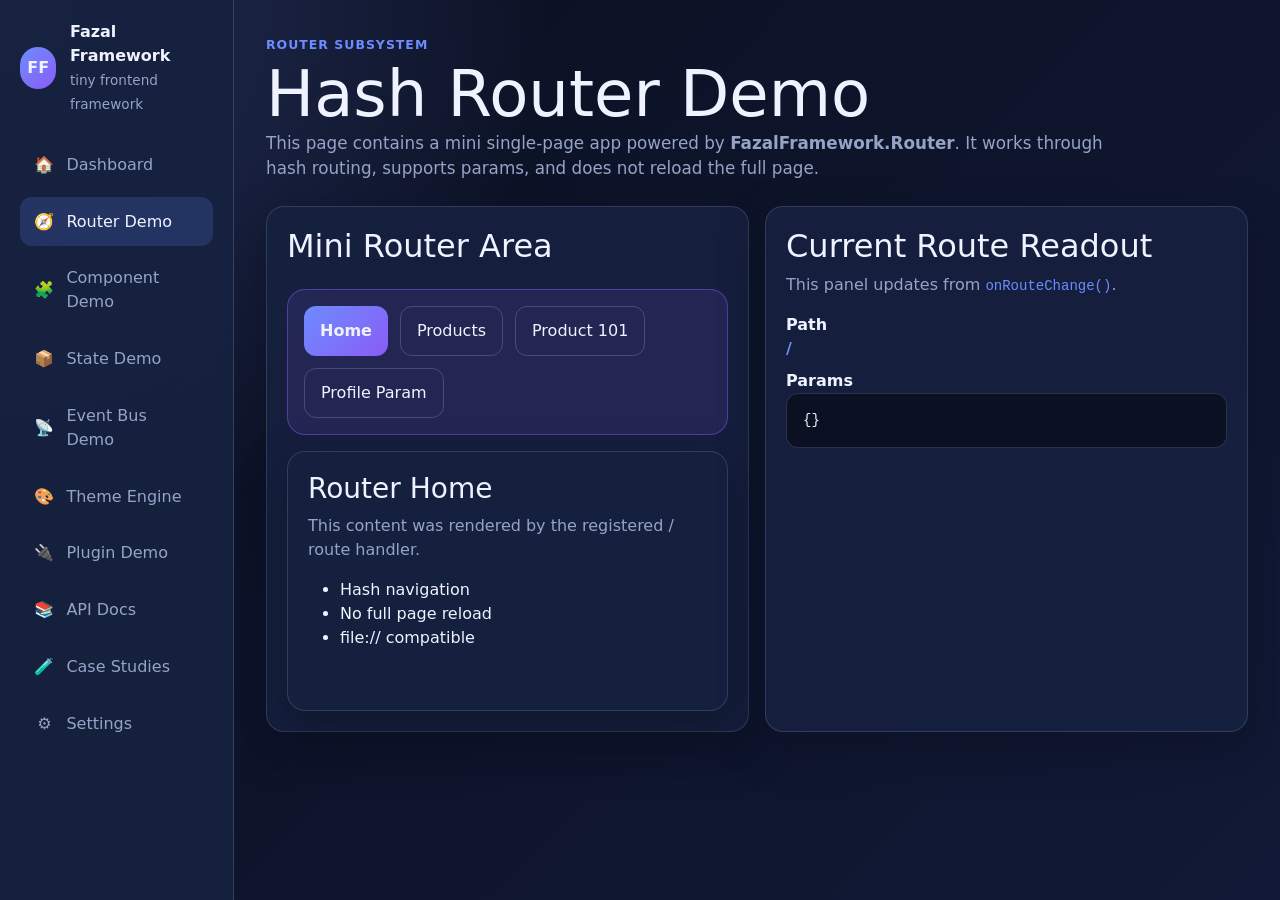
<file: router-demo.html>
<!DOCTYPE html>
<html lang="en">

<head>
    <meta charset="UTF-8" />
    <meta name="viewport" content="width=device-width, initial-scale=1.0" />
    <title>Router Demo — fazal-framework</title>
    <link rel="icon" type="image/svg+xml" href="assets/favicon.svg" />
    <link rel="preconnect" href="https://fonts.googleapis.com" />
    <link rel="preconnect" href="https://fonts.gstatic.com" crossorigin />
    <link rel="stylesheet" href="https://fonts.googleapis.com/css2?family=Manrope:wght@400;500;600;700;800&display=swap" />
    <meta name="description" content="Live demo of the Router module in fazal-framework, a tiny, real, dependency-free frontend framework." />
    <link rel="canonical" href="https://fazal305.github.io/fazal-framework/router-demo.html" />
    <meta property="og:type" content="website" />
    <meta property="og:url" content="https://fazal305.github.io/fazal-framework/router-demo.html" />
    <meta property="og:title" content="Router Demo — fazal-framework" />
    <meta property="og:description" content="Live demo of the Router module in fazal-framework, a tiny, real, dependency-free frontend framework." />
    <meta name="twitter:card" content="summary_large_image" />
    <meta name="twitter:title" content="Router Demo — fazal-framework" />
    <meta name="twitter:description" content="Live demo of the Router module in fazal-framework, a tiny, real, dependency-free frontend framework." />

    <link href="https://cdn.jsdelivr.net/npm/bootstrap@5.3.3/dist/css/bootstrap.min.css" rel="stylesheet">
    <link rel="stylesheet" href="styles.css" />
    <link rel="stylesheet" href="css/router-demo.css" />
</head>

<body>
    <div class="app-shell" data-shell>
        <main class="main-content">
            <header class="page-header">
                <span class="eyebrow">Router Subsystem</span>
                <h1 class="page-title">Hash Router Demo</h1>
                <p class="page-subtitle">
                    This page contains a mini single-page app powered by
                    <strong>FazalFramework.Router</strong>. It works through hash routing,
                    supports params, and does not reload the full page.
                </p>
            </header>

            <section class="grid grid-2">
                <div class="card-panel router-shell">
                    <h2>Mini Router Area</h2>

                    <nav class="router-mini-nav" id="routerMiniNav">
                        <button class="btn-theme" data-route="/">Home</button>
                        <button class="btn-ghost" data-route="/products">Products</button>
                        <button class="btn-ghost" data-route="/product/101">Product 101</button>
                        <button class="btn-ghost" data-route="/profile/fazal">Profile Param</button>
                    </nav>

                    <div class="router-view card-panel" id="routerView"></div>
                </div>

                <div class="card-panel">
                    <h2>Current Route Readout</h2>
                    <p class="muted">
                        This panel updates from <code>onRouteChange()</code>.
                    </p>

                    <div class="route-readout">
                        <div>
                            <strong>Path</strong>
                            <div class="route-param" id="currentPath">-</div>
                        </div>

                        <div>
                            <strong>Params</strong>
                            <pre id="currentParams">{}</pre>
                        </div>
                    </div>
                </div>
            </section>
        </main>
    </div>

    <script src="https://code.jquery.com/jquery-3.7.1.min.js"></script>

    <script src="framework/fazal-event-bus.js"></script>
    <script src="framework/fazal-state.js"></script>
    <script src="framework/fazal-theme-engine.js"></script>
    <script src="framework/fazal-router.js"></script>
    <script src="framework/fazal-component.js"></script>
    <script src="framework/fazal-plugin-system.js"></script>
    <script src="framework/fazal-framework.js"></script>

    <script src="js/shared.js"></script>
    <script src="js/router-demo.js"></script>
</body>

</html>
</file>
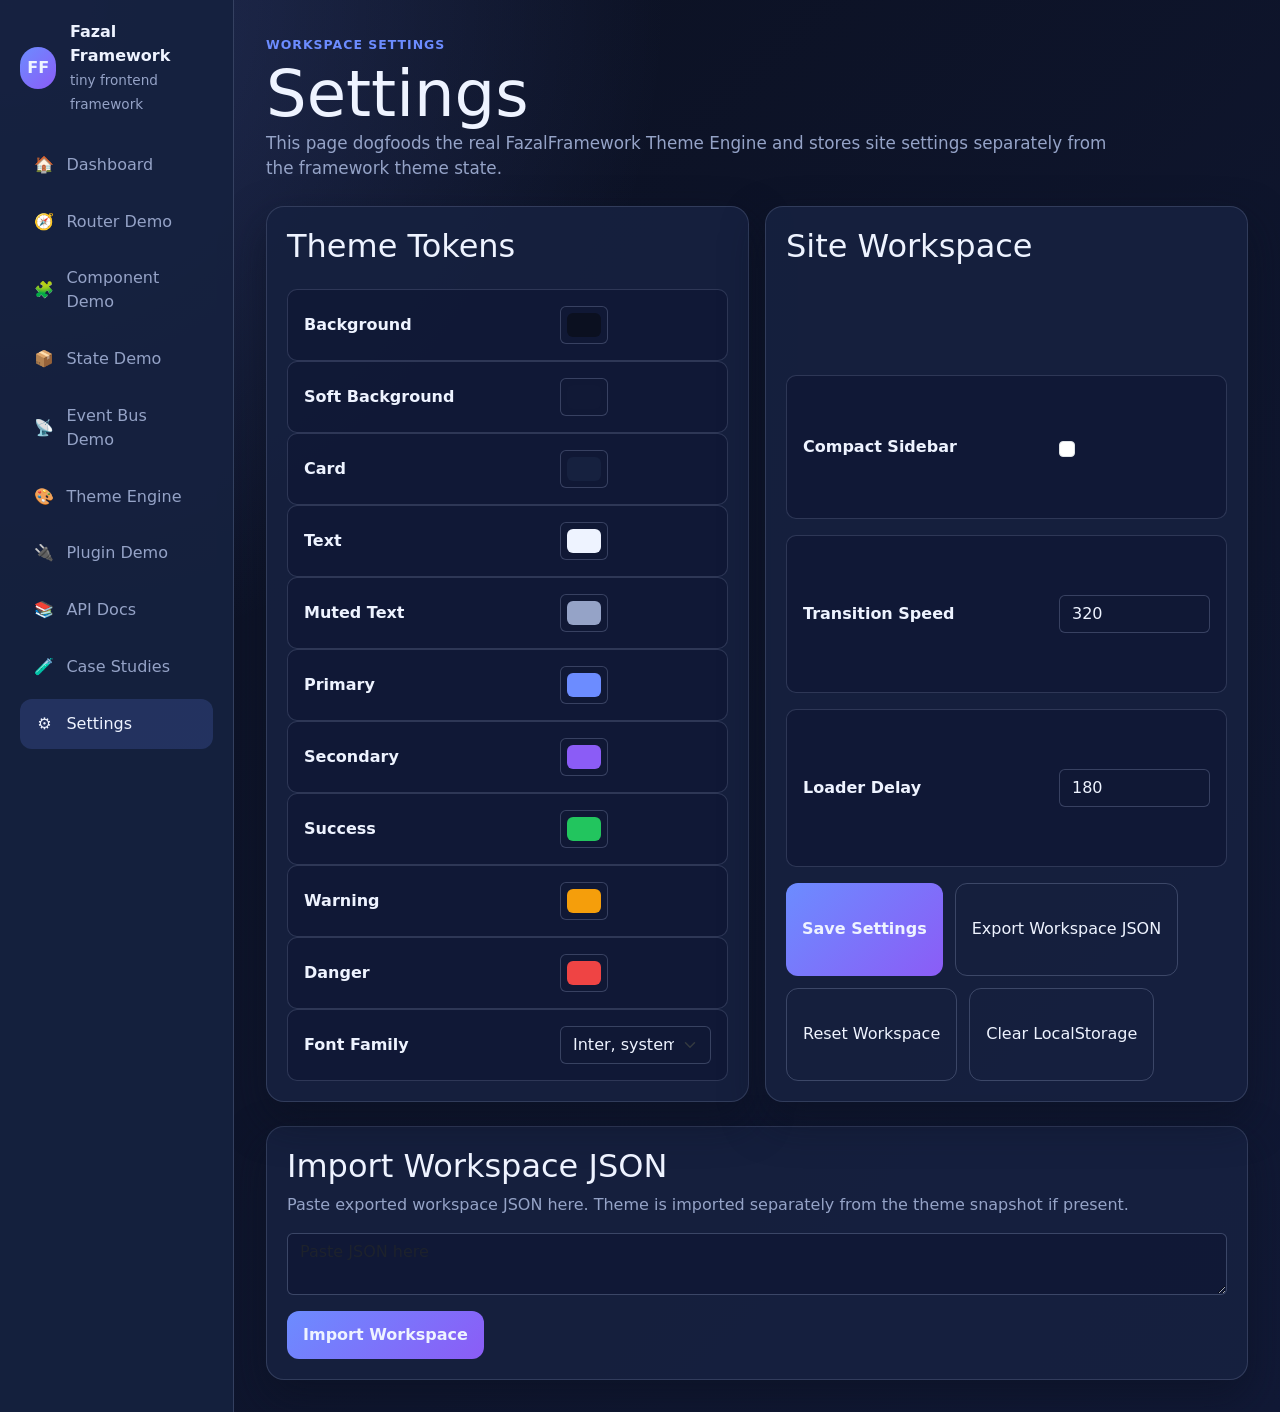
<file: settings.html>
<!DOCTYPE html>
<html lang="en">

<head>
    <meta charset="UTF-8" />
    <meta name="viewport" content="width=device-width, initial-scale=1.0" />
    <title>Settings — fazal-framework</title>
    <link rel="icon" type="image/svg+xml" href="assets/favicon.svg" />
    <link rel="preconnect" href="https://fonts.googleapis.com" />
    <link rel="preconnect" href="https://fonts.gstatic.com" crossorigin />
    <link rel="stylesheet" href="https://fonts.googleapis.com/css2?family=Manrope:wght@400;500;600;700;800&display=swap" />
    <meta name="description" content="Workspace and theme settings for the fazal-framework documentation and demo site." />
    <link rel="canonical" href="https://fazal305.github.io/fazal-framework/settings.html" />
    <meta property="og:type" content="website" />
    <meta property="og:url" content="https://fazal305.github.io/fazal-framework/settings.html" />
    <meta property="og:title" content="Settings — fazal-framework" />
    <meta property="og:description" content="Workspace and theme settings for the fazal-framework documentation and demo site." />
    <meta name="twitter:card" content="summary_large_image" />
    <meta name="twitter:title" content="Settings — fazal-framework" />
    <meta name="twitter:description" content="Workspace and theme settings for the fazal-framework documentation and demo site." />

    <link href="https://cdn.jsdelivr.net/npm/bootstrap@5.3.3/dist/css/bootstrap.min.css" rel="stylesheet">
    <link rel="stylesheet" href="styles.css" />
    <link rel="stylesheet" href="css/settings.css" />
</head>

<body>
    <div class="app-shell" data-shell>
        <main class="main-content">
            <header class="page-header">
                <span class="eyebrow">Workspace Settings</span>
                <h1 class="page-title">Settings</h1>
                <p class="page-subtitle">
                    This page dogfoods the real FazalFramework Theme Engine and stores site
                    settings separately from the framework theme state.
                </p>
            </header>

            <section class="grid grid-2 mb-4">
                <div class="card-panel settings-section">
                    <h2>Theme Tokens</h2>
                    <div id="settingsThemeControls"></div>
                </div>

                <div class="card-panel settings-section">
                    <h2>Site Workspace</h2>

                    <label class="setting-row">
                        <strong>Compact Sidebar</strong>
                        <input class="form-check-input" type="checkbox" id="compactSidebarInput">
                    </label>

                    <label class="setting-row">
                        <strong>Transition Speed</strong>
                        <input class="form-control" type="number" min="100" max="2000" step="20"
                            id="transitionSpeedInput">
                    </label>

                    <label class="setting-row">
                        <strong>Loader Delay</strong>
                        <input class="form-control" type="number" min="0" max="2000" step="20" id="loaderDelayInput">
                    </label>

                    <div class="workspace-actions">
                        <button class="btn-theme" id="saveSettingsBtn">Save Settings</button>
                        <button class="btn-ghost" id="exportWorkspaceBtn">Export Workspace JSON</button>
                        <button class="btn-ghost" id="resetWorkspaceBtn">Reset Workspace</button>
                        <button class="btn-ghost" id="clearStorageBtn">Clear LocalStorage</button>
                    </div>
                </div>
            </section>

            <section class="card-panel">
                <h2>Import Workspace JSON</h2>
                <p class="muted">
                    Paste exported workspace JSON here. Theme is imported separately from the theme snapshot if present.
                </p>
                <textarea class="form-control import-box mb-3" id="importWorkspaceInput"
                    placeholder="Paste JSON here"></textarea>
                <button class="btn-theme" id="importWorkspaceBtn">Import Workspace</button>
            </section>
        </main>
    </div>

    <script src="https://code.jquery.com/jquery-3.7.1.min.js"></script>

    <script src="framework/fazal-event-bus.js"></script>
    <script src="framework/fazal-state.js"></script>
    <script src="framework/fazal-theme-engine.js"></script>
    <script src="framework/fazal-router.js"></script>
    <script src="framework/fazal-component.js"></script>
    <script src="framework/fazal-plugin-system.js"></script>
    <script src="framework/fazal-framework.js"></script>

    <script src="js/shared.js"></script>
    <script src="js/settings.js"></script>
</body>

</html>
</file>
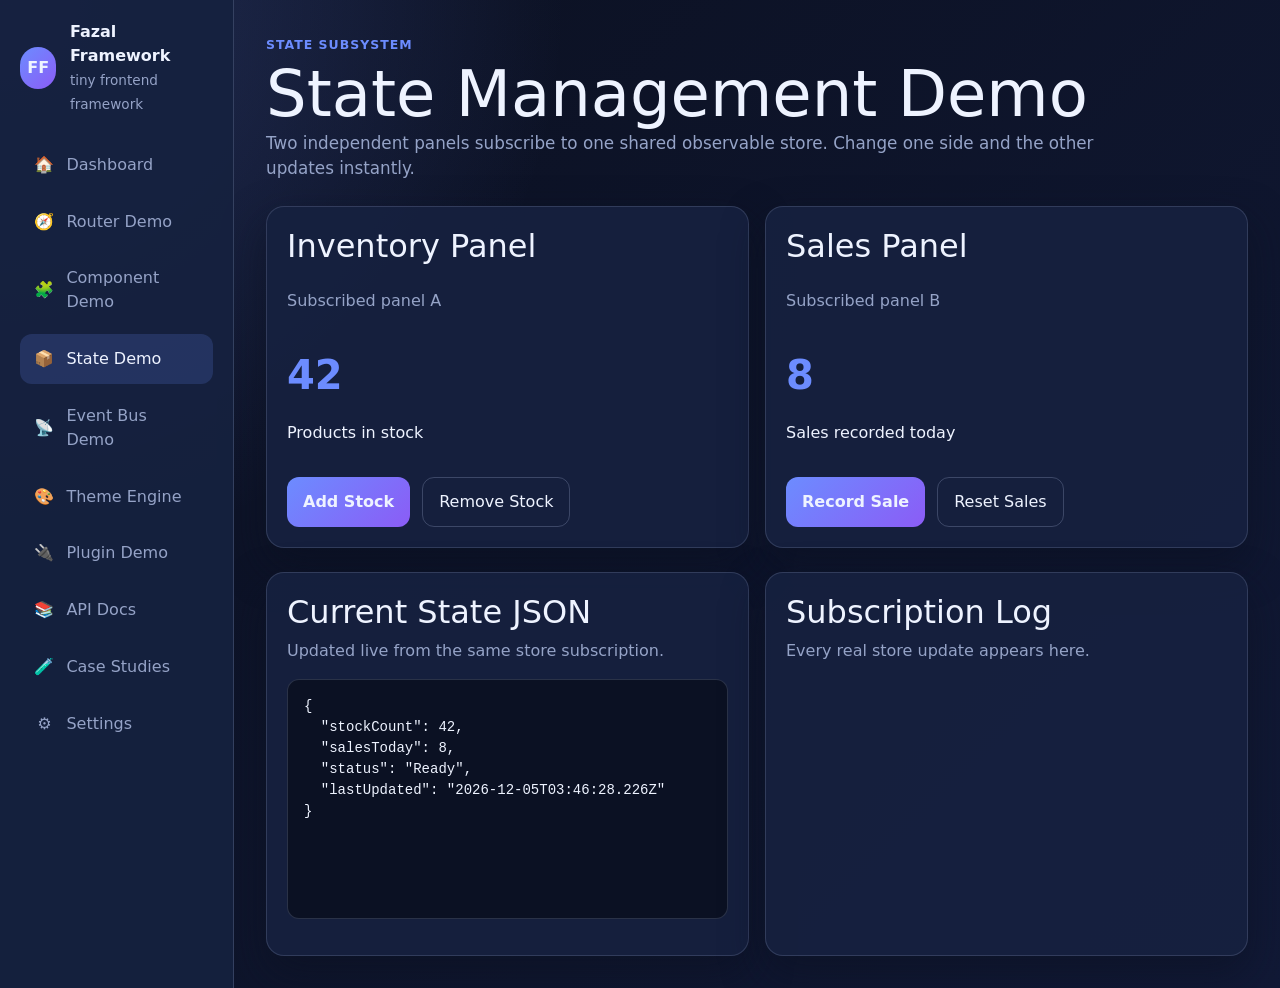
<file: state-demo.html>
<!DOCTYPE html>
<html lang="en">

<head>
    <meta charset="UTF-8" />
    <meta name="viewport" content="width=device-width, initial-scale=1.0" />
    <title>State Management Demo — fazal-framework</title>
    <link rel="icon" type="image/svg+xml" href="assets/favicon.svg" />
    <link rel="preconnect" href="https://fonts.googleapis.com" />
    <link rel="preconnect" href="https://fonts.gstatic.com" crossorigin />
    <link rel="stylesheet" href="https://fonts.googleapis.com/css2?family=Manrope:wght@400;500;600;700;800&display=swap" />
    <meta name="description" content="Live demo of the State management module in fazal-framework, a tiny, real, dependency-free frontend framework." />
    <link rel="canonical" href="https://fazal305.github.io/fazal-framework/state-demo.html" />
    <meta property="og:type" content="website" />
    <meta property="og:url" content="https://fazal305.github.io/fazal-framework/state-demo.html" />
    <meta property="og:title" content="State Management Demo — fazal-framework" />
    <meta property="og:description" content="Live demo of the State management module in fazal-framework, a tiny, real, dependency-free frontend framework." />
    <meta name="twitter:card" content="summary_large_image" />
    <meta name="twitter:title" content="State Management Demo — fazal-framework" />
    <meta name="twitter:description" content="Live demo of the State management module in fazal-framework, a tiny, real, dependency-free frontend framework." />

    <link href="https://cdn.jsdelivr.net/npm/bootstrap@5.3.3/dist/css/bootstrap.min.css" rel="stylesheet">
    <link rel="stylesheet" href="styles.css" />
    <link rel="stylesheet" href="css/state-demo.css" />
</head>

<body>
    <div class="app-shell" data-shell>
        <main class="main-content">
            <header class="page-header">
                <span class="eyebrow">State Subsystem</span>
                <h1 class="page-title">State Management Demo</h1>
                <p class="page-subtitle">
                    Two independent panels subscribe to one shared observable store.
                    Change one side and the other updates instantly.
                </p>
            </header>

            <section class="grid grid-2 mb-4">
                <div class="card-panel state-panel" id="inventoryPanel"></div>
                <div class="card-panel state-panel" id="salesPanel"></div>
            </section>

            <section class="grid grid-2">
                <div class="card-panel">
                    <h2>Current State JSON</h2>
                    <p class="muted">Updated live from the same store subscription.</p>
                    <pre class="state-json" id="stateJson">{}</pre>
                </div>

                <div class="card-panel">
                    <h2>Subscription Log</h2>
                    <p class="muted">Every real store update appears here.</p>
                    <div class="event-log" id="stateLog"></div>
                </div>
            </section>
        </main>
    </div>

    <script src="https://code.jquery.com/jquery-3.7.1.min.js"></script>

    <script src="framework/fazal-event-bus.js"></script>
    <script src="framework/fazal-state.js"></script>
    <script src="framework/fazal-theme-engine.js"></script>
    <script src="framework/fazal-router.js"></script>
    <script src="framework/fazal-component.js"></script>
    <script src="framework/fazal-plugin-system.js"></script>
    <script src="framework/fazal-framework.js"></script>

    <script src="js/shared.js"></script>
    <script src="js/state-demo.js"></script>
</body>

</html>
</file>
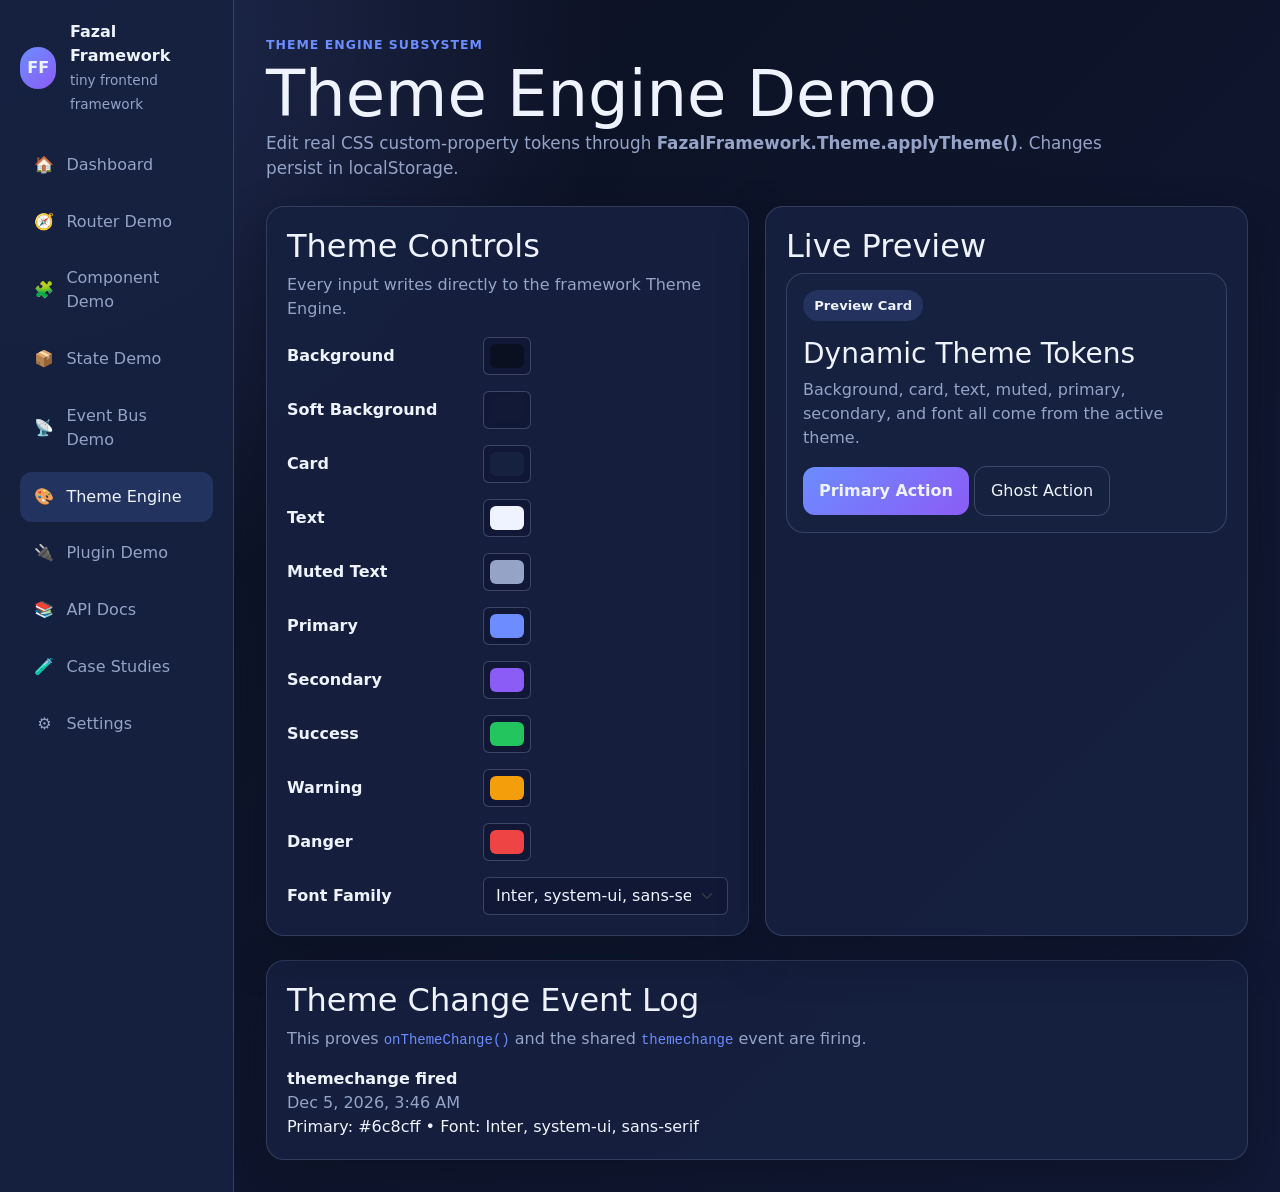
<file: theme-engine-demo.html>
<!DOCTYPE html>
<html lang="en">

<head>
    <meta charset="UTF-8" />
    <meta name="viewport" content="width=device-width, initial-scale=1.0" />
    <title>Theme Engine Demo — fazal-framework</title>
    <link rel="icon" type="image/svg+xml" href="assets/favicon.svg" />
    <link rel="preconnect" href="https://fonts.googleapis.com" />
    <link rel="preconnect" href="https://fonts.gstatic.com" crossorigin />
    <link rel="stylesheet" href="https://fonts.googleapis.com/css2?family=Manrope:wght@400;500;600;700;800&display=swap" />
    <meta name="description" content="Live demo of the Theme Engine module in fazal-framework, a tiny, real, dependency-free frontend framework." />
    <link rel="canonical" href="https://fazal305.github.io/fazal-framework/theme-engine-demo.html" />
    <meta property="og:type" content="website" />
    <meta property="og:url" content="https://fazal305.github.io/fazal-framework/theme-engine-demo.html" />
    <meta property="og:title" content="Theme Engine Demo — fazal-framework" />
    <meta property="og:description" content="Live demo of the Theme Engine module in fazal-framework, a tiny, real, dependency-free frontend framework." />
    <meta name="twitter:card" content="summary_large_image" />
    <meta name="twitter:title" content="Theme Engine Demo — fazal-framework" />
    <meta name="twitter:description" content="Live demo of the Theme Engine module in fazal-framework, a tiny, real, dependency-free frontend framework." />

    <link href="https://cdn.jsdelivr.net/npm/bootstrap@5.3.3/dist/css/bootstrap.min.css" rel="stylesheet">
    <link rel="stylesheet" href="styles.css" />
    <link rel="stylesheet" href="css/theme-engine-demo.css" />
</head>

<body>
    <div class="app-shell" data-shell>
        <main class="main-content">
            <header class="page-header">
                <span class="eyebrow">Theme Engine Subsystem</span>
                <h1 class="page-title">Theme Engine Demo</h1>
                <p class="page-subtitle">
                    Edit real CSS custom-property tokens through
                    <strong>FazalFramework.Theme.applyTheme()</strong>. Changes persist in localStorage.
                </p>
            </header>

            <section class="grid grid-2 mb-4">
                <div class="card-panel">
                    <h2>Theme Controls</h2>
                    <p class="muted">Every input writes directly to the framework Theme Engine.</p>
                    <div class="theme-controls" id="themeControls"></div>
                </div>

                <div class="card-panel">
                    <h2>Live Preview</h2>
                    <div class="preview-strip">
                        <div class="preview-card">
                            <span class="badge-soft">Preview Card</span>
                            <h3 class="mt-3">Dynamic Theme Tokens</h3>
                            <p class="muted">
                                Background, card, text, muted, primary, secondary, and font all come from the active
                                theme.
                            </p>
                            <button class="btn-theme">Primary Action</button>
                            <button class="btn-ghost">Ghost Action</button>
                        </div>
                    </div>
                </div>
            </section>

            <section class="card-panel">
                <h2>Theme Change Event Log</h2>
                <p class="muted">
                    This proves <code>onThemeChange()</code> and the shared <code>themechange</code> event are firing.
                </p>
                <div class="event-log theme-log" id="themeLog"></div>
            </section>
        </main>
    </div>

    <script src="https://code.jquery.com/jquery-3.7.1.min.js"></script>

    <script src="framework/fazal-event-bus.js"></script>
    <script src="framework/fazal-state.js"></script>
    <script src="framework/fazal-theme-engine.js"></script>
    <script src="framework/fazal-router.js"></script>
    <script src="framework/fazal-component.js"></script>
    <script src="framework/fazal-plugin-system.js"></script>
    <script src="framework/fazal-framework.js"></script>

    <script src="js/shared.js"></script>
    <script src="js/theme-engine-demo.js"></script>
</body>

</html>
</file>
<file: styles.css>
:root {
  --bg: #0b1020;
  --bg-soft: #111936;
  --card: #16213f;
  --text: #eef3ff;
  --muted: #95a3c7;
  --primary: #6c8cff;
  --secondary: #8b5cf6;
  --success: #22c55e;
  --warning: #f59e0b;
  --danger: #ef4444;
  --radius: 18px;
  --font-family: "Manrope", system-ui, sans-serif;
}

* {
  box-sizing: border-box;
}

body {
  margin: 0;
  min-height: 100vh;
  background:
    radial-gradient(
      circle at top left,
      color-mix(in srgb, var(--primary), transparent 75%),
      transparent 35%
    ),
    linear-gradient(135deg, var(--bg), var(--bg-soft));
  color: var(--text);
  font-family: var(--font-family);
}

a {
  color: inherit;
  text-decoration: none;
}

button,
input,
select,
textarea {
  font: inherit;
}

.app-shell {
  min-height: 100vh;
  display: flex;
}

.sidebar {
  width: 280px;
  min-height: 100vh;
  position: sticky;
  top: 0;
  background: color-mix(in srgb, var(--card), transparent 6%);
  border-right: 1px solid color-mix(in srgb, var(--muted), transparent 75%);
  padding: 1.25rem;
  transition: width 220ms ease;
}

.sidebar.compact {
  width: 92px;
}

.brand {
  display: flex;
  gap: 0.85rem;
  align-items: center;
  margin-bottom: 1.5rem;
}

.brand-mark {
  width: 42px;
  height: 42px;
  border-radius: var(--radius);
  display: grid;
  place-items: center;
  background: linear-gradient(135deg, var(--primary), var(--secondary));
  color: var(--text);
  font-weight: 800;
}

.brand-text strong {
  display: block;
}

.brand-text span {
  color: var(--muted);
  font-size: 0.85rem;
}

.sidebar.compact .brand-text,
.sidebar.compact .nav-label {
  display: none;
}

.nav-list {
  display: grid;
  gap: 0.45rem;
}

.nav-link {
  display: flex;
  align-items: center;
  gap: 0.75rem;
  padding: 0.8rem 0.9rem;
  border-radius: calc(var(--radius) - 6px);
  color: var(--muted);
  transition: 180ms ease;
}

.nav-link:hover,
.nav-link.active {
  color: var(--text);
  background: color-mix(in srgb, var(--primary), transparent 82%);
}

.nav-icon {
  width: 1.25rem;
  text-align: center;
}

.main-content {
  width: 100%;
  padding: 2rem;
}

.page-header {
  margin-bottom: 1.5rem;
}

.eyebrow {
  color: var(--primary);
  font-weight: 700;
  letter-spacing: 0.08em;
  text-transform: uppercase;
  font-size: 0.78rem;
}

.page-title {
  font-size: clamp(2rem, 5vw, 4rem);
  line-height: 1;
  margin: 0.35rem 0;
}

.page-subtitle {
  max-width: 850px;
  color: var(--muted);
  font-size: 1.05rem;
}

.grid {
  display: grid;
  gap: 1rem;
}

.grid-2 {
  grid-template-columns: repeat(2, minmax(0, 1fr));
}

.grid-3 {
  grid-template-columns: repeat(3, minmax(0, 1fr));
}

.card-panel {
  background: color-mix(in srgb, var(--card), transparent 8%);
  border: 1px solid color-mix(in srgb, var(--muted), transparent 78%);
  border-radius: var(--radius);
  padding: 1.25rem;
  box-shadow: 0 18px 40px color-mix(in srgb, var(--bg), transparent 45%);
}

.card-panel h2,
.card-panel h3,
.card-panel h4 {
  margin-top: 0;
}

.muted {
  color: var(--muted);
}

.badge-soft {
  display: inline-flex;
  align-items: center;
  gap: 0.4rem;
  border-radius: 999px;
  padding: 0.35rem 0.7rem;
  background: color-mix(in srgb, var(--primary), transparent 84%);
  color: var(--text);
  font-size: 0.82rem;
  font-weight: 700;
}

.btn-theme {
  border: 0;
  border-radius: calc(var(--radius) - 6px);
  padding: 0.75rem 1rem;
  background: linear-gradient(135deg, var(--primary), var(--secondary));
  color: var(--text);
  font-weight: 800;
  cursor: pointer;
}

.btn-ghost {
  border: 1px solid color-mix(in srgb, var(--muted), transparent 70%);
  border-radius: calc(var(--radius) - 6px);
  padding: 0.75rem 1rem;
  background: transparent;
  color: var(--text);
  cursor: pointer;
}

.form-control,
.form-select {
  background-color: color-mix(in srgb, var(--bg-soft), transparent 12%);
  border-color: color-mix(in srgb, var(--muted), transparent 70%);
  color: var(--text);
}

.form-control:focus,
.form-select:focus {
  background-color: color-mix(in srgb, var(--bg-soft), transparent 5%);
  color: var(--text);
  border-color: var(--primary);
  box-shadow: 0 0 0 0.25rem color-mix(in srgb, var(--primary), transparent 78%);
}

.code-block,
pre {
  background: color-mix(in srgb, var(--bg), transparent 12%);
  border: 1px solid color-mix(in srgb, var(--muted), transparent 78%);
  border-radius: calc(var(--radius) - 6px);
  color: var(--text);
  padding: 1rem;
  overflow: auto;
}

code {
  color: var(--primary);
}

.status-message {
  position: fixed;
  right: 1rem;
  bottom: 1rem;
  max-width: 360px;
  z-index: 2000;
  border-radius: calc(var(--radius) - 6px);
  padding: 0.9rem 1rem;
  background: var(--card);
  color: var(--text);
  border: 1px solid color-mix(in srgb, var(--muted), transparent 70%);
  box-shadow: 0 18px 40px color-mix(in srgb, var(--bg), transparent 35%);
}

.transition-overlay {
  position: fixed;
  inset: 0;
  z-index: 3000;
  display: grid;
  place-items: center;
  background: var(--bg);
  color: var(--text);
  opacity: 1;
  pointer-events: all;
  transition: opacity 280ms ease;
}

.transition-overlay.is-hidden {
  opacity: 0;
  pointer-events: none;
}

.loader-box {
  display: grid;
  place-items: center;
  gap: 1rem;
  text-align: center;
}

.loader-ring {
  width: 52px;
  height: 52px;
  border-radius: 999px;
  border: 4px solid color-mix(in srgb, var(--primary), transparent 70%);
  border-top-color: var(--primary);
  animation: spin 850ms linear infinite;
}

.loader-text {
  color: var(--muted);
  font-weight: 700;
}

@keyframes spin {
  to {
    transform: rotate(360deg);
  }
}

@media (max-width: 992px) {
  .app-shell {
    display: block;
  }

  .sidebar {
    width: 100%;
    min-height: auto;
    position: relative;
  }

  .sidebar.compact {
    width: 100%;
  }

  .sidebar.compact .brand-text,
  .sidebar.compact .nav-label {
    display: inline;
  }

  .nav-list {
    grid-template-columns: repeat(2, minmax(0, 1fr));
  }

  .main-content {
    padding: 1.25rem;
  }

  .grid-2,
  .grid-3 {
    grid-template-columns: 1fr;
  }
}
</file>
<file: css/dashboard.css>
.module-status {
  display: grid;
  gap: 0.75rem;
}

.status-row {
  display: flex;
  align-items: center;
  justify-content: space-between;
  gap: 1rem;
  padding: 0.85rem;
  border-radius: calc(var(--radius) - 8px);
  background: color-mix(in srgb, var(--bg-soft), transparent 12%);
  border: 1px solid color-mix(in srgb, var(--muted), transparent 78%);
}

.status-dot {
  width: 0.8rem;
  height: 0.8rem;
  border-radius: 50%;
  background: var(--danger);
}

.status-dot.ready {
  background: var(--success);
}

.quick-card {
  min-height: 180px;
  display: flex;
  flex-direction: column;
  justify-content: space-between;
}

.quick-card:hover {
  transform: translateY(-3px);
  border-color: color-mix(in srgb, var(--primary), transparent 35%);
}

.module-number {
  color: var(--primary);
  font-weight: 800;
}
</file>
<file: css/api-docs.css>
.docs-layout {
  display: grid;
  grid-template-columns: 260px 1fr;
  gap: 1rem;
}

.docs-nav {
  position: sticky;
  top: 1rem;
  display: grid;
  gap: 0.5rem;
}

.docs-link {
  padding: 0.7rem 0.85rem;
  border-radius: calc(var(--radius) - 8px);
  color: var(--muted);
  background: color-mix(in srgb, var(--card), transparent 14%);
}

.docs-link:hover {
  color: var(--text);
  background: color-mix(in srgb, var(--primary), transparent 82%);
}

.method-card {
  margin-bottom: 1rem;
}

.method-signature {
  color: var(--primary);
  font-weight: 800;
}

@media (max-width: 992px) {
  .docs-layout {
    grid-template-columns: 1fr;
  }

  .docs-nav {
    position: relative;
  }
}
</file>
<file: css/case-studies.css>
.case-card {
  display: grid;
  gap: 1rem;
}

.before-after {
  display: grid;
  grid-template-columns: repeat(2, minmax(0, 1fr));
  gap: 1rem;
}

.code-label {
  color: var(--primary);
  font-weight: 800;
  margin-bottom: 0.5rem;
}

.phase-note {
  border-left: 4px solid var(--warning);
}

@media (max-width: 992px) {
  .before-after {
    grid-template-columns: 1fr;
  }
}
</file>
<file: css/component-demo.css>
.component-board {
  display: grid;
  gap: 1rem;
}

.component-instance {
  display: grid;
  gap: 1rem;
  border-radius: var(--radius);
  padding: 1rem;
  background: color-mix(in srgb, var(--bg-soft), transparent 12%);
  border: 1px solid color-mix(in srgb, var(--muted), transparent 75%);
}

.counter-value {
  font-size: 3rem;
  font-weight: 900;
  color: var(--primary);
}

.todo-list {
  display: grid;
  gap: 0.55rem;
  padding: 0;
  list-style: none;
}

.todo-item {
  display: flex;
  justify-content: space-between;
  gap: 1rem;
  border-radius: calc(var(--radius) - 8px);
  padding: 0.75rem;
  background: color-mix(in srgb, var(--card), transparent 12%);
}
</file>
<file: css/event-bus-demo.css>
.bus-panel {
  display: grid;
  gap: 1rem;
}

.bus-actions {
  display: flex;
  flex-wrap: wrap;
  gap: 0.75rem;
}

.event-log {
  display: grid;
  gap: 0.65rem;
  max-height: 360px;
  overflow: auto;
}

.event-entry {
  padding: 0.75rem;
  border-radius: calc(var(--radius) - 8px);
  background: color-mix(in srgb, var(--bg-soft), transparent 12%);
  border: 1px solid color-mix(in srgb, var(--muted), transparent 78%);
}

.event-name {
  color: var(--primary);
  font-weight: 800;
}
</file>
<file: css/plugin-demo.css>
.plugin-grid {
  display: grid;
  gap: 1rem;
}

.plugin-card {
  display: grid;
  gap: 1rem;
  border-radius: var(--radius);
  padding: 1rem;
  background: color-mix(in srgb, var(--bg-soft), transparent 12%);
  border: 1px solid color-mix(in srgb, var(--muted), transparent 76%);
}

.plugin-enabled {
  border-color: color-mix(in srgb, var(--success), transparent 35%);
}

.plugin-log {
  display: grid;
  gap: 0.55rem;
  max-height: 360px;
  overflow: auto;
}

.plugin-log-entry {
  padding: 0.75rem;
  border-radius: calc(var(--radius) - 8px);
  background: color-mix(in srgb, var(--card), transparent 8%);
}
</file>
<file: css/router-demo.css>
.router-shell {
  display: grid;
  gap: 1rem;
}

.router-mini-nav {
  display: flex;
  flex-wrap: wrap;
  gap: 0.75rem;
  padding: 1rem;
  border-radius: var(--radius);
  background: color-mix(in srgb, var(--secondary), transparent 88%);
  border: 1px solid color-mix(in srgb, var(--secondary), transparent 55%);
}

.router-view {
  min-height: 260px;
}

.route-readout {
  display: grid;
  gap: 0.5rem;
}

.route-param {
  color: var(--primary);
  font-weight: 800;
}
</file>
<file: css/settings.css>
.settings-section {
  display: grid;
  gap: 1rem;
}

.setting-row {
  display: grid;
  grid-template-columns: 240px 1fr;
  gap: 1rem;
  align-items: center;
  padding: 1rem;
  border-radius: calc(var(--radius) - 8px);
  background: color-mix(in srgb, var(--bg-soft), transparent 12%);
  border: 1px solid color-mix(in srgb, var(--muted), transparent 78%);
}

.workspace-actions {
  display: flex;
  flex-wrap: wrap;
  gap: 0.75rem;
}

.import-box {
  min-height: 180px;
}

@media (max-width: 768px) {
  .setting-row {
    grid-template-columns: 1fr;
  }
}
</file>
<file: css/state-demo.css>
.state-panel {
  display: grid;
  gap: 1rem;
}

.state-value {
  font-size: 2.5rem;
  font-weight: 900;
  color: var(--primary);
}

.state-actions {
  display: flex;
  flex-wrap: wrap;
  gap: 0.75rem;
}

.state-json {
  min-height: 240px;
}
</file>
<file: css/theme-engine-demo.css>
.theme-controls {
  display: grid;
  gap: 1rem;
}

.token-row {
  display: grid;
  grid-template-columns: 180px 1fr;
  align-items: center;
  gap: 1rem;
}

.preview-strip {
  display: grid;
  gap: 1rem;
}

.preview-card {
  border-radius: var(--radius);
  padding: 1rem;
  background: var(--card);
  border: 1px solid color-mix(in srgb, var(--muted), transparent 75%);
}

.theme-log {
  max-height: 260px;
  overflow: auto;
}
</file>
